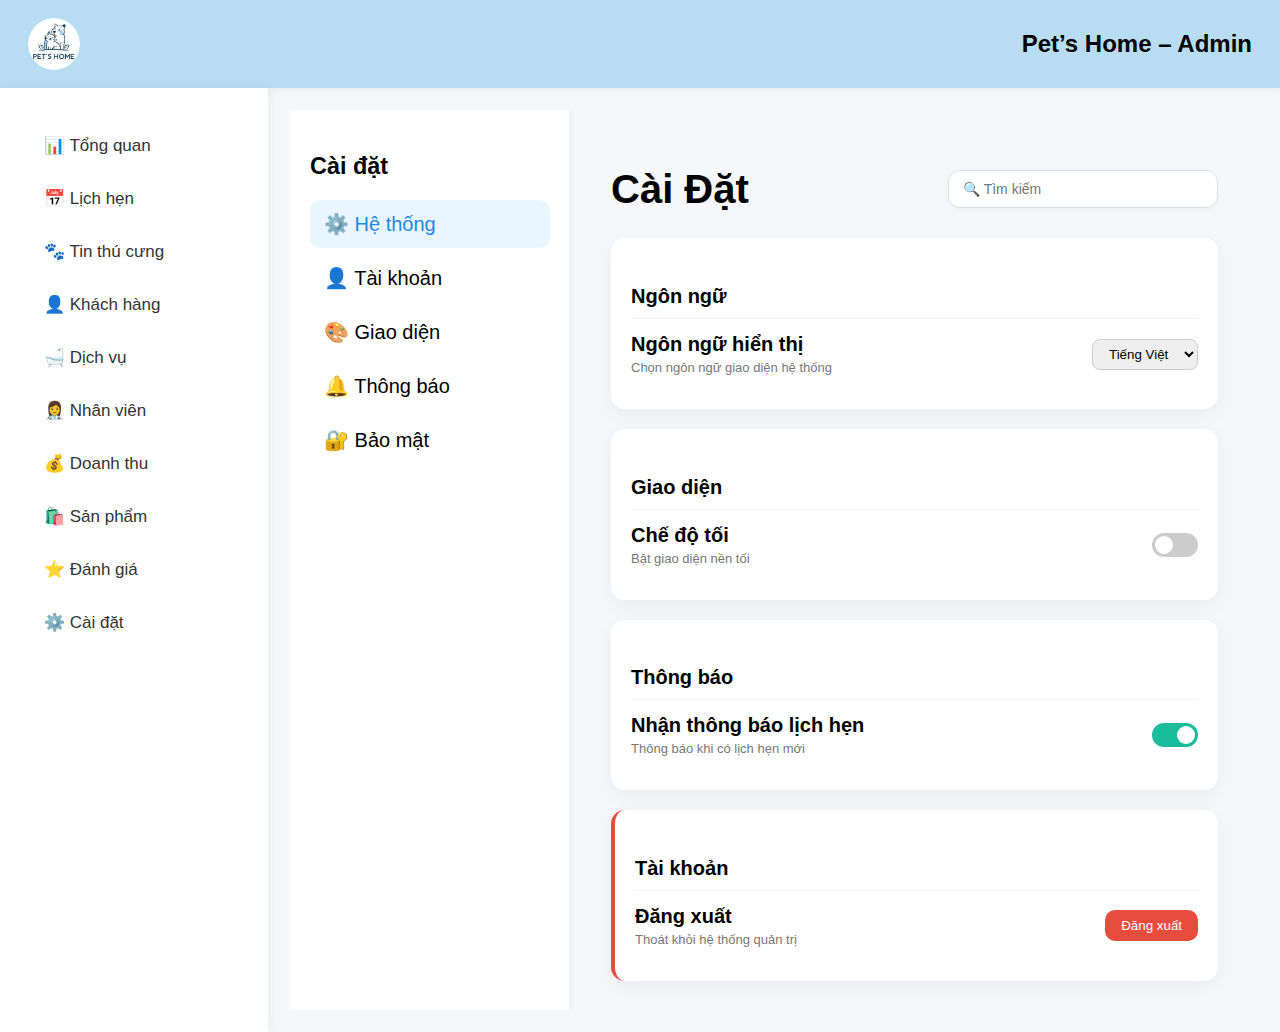
<file: b1/CaiDat.html>
<!DOCTYPE html>
<html lang="vi">
<head>
  <meta charset="UTF-8">
  <title>Pet Care Admin</title>
  <link rel="stylesheet" href="css/style.css">
  <link rel="stylesheet" href="css/CaiDat.css">
</head>
<body>

<header class="topbar">
    <img src="img/logo.png" width="300" alt="Pet">
  <h2>Pet’s Home – Admin</h2>
</header>

<div class="layout">
    <aside class="sidebar">
        <ul>
          <li><a href="TongQuan.html" class="menu-item active">📊 Tổng quan</a></li>
          <li><a href="LichHen.html" class="menu-item">📅 Lịch hẹn</a></li>
          <li><a href="ThuCung.html" class="menu-item">🐾  Tin thú cưng</a></li>
          <li><a href="KhachHang.html" class="menu-item">👤 Khách hàng</a></li>
          <li><a href="DichVu.html" class="menu-item">🛁 Dịch vụ</a></li>
          <li><a href="NhanVien.html" class="menu-item">👩‍⚕️ Nhân viên</a></li>
          <li><a href="DoanhThu.html" class="menu-item">💰 Doanh thu</a></li>
          <li><a href="SanPham.html" class="menu-item">🛍️ Sản phẩm</a></li>
          <li><a href="DanhGia.html" class="menu-item">⭐ Đánh giá</a></li>
          <li><a href="CaiDat.html" class="menu-item">⚙️ Cài đặt</a></li>
        </ul>
      </aside>
      

  <main class="content">



    <div class="settings-layout">

      <!-- SIDEBAR -->
      <aside class="settings-sidebar">
        <h3>Cài đặt</h3>
        <ul>
          <li class="active">⚙️ Hệ thống</li>
          <li>👤 Tài khoản</li>
          <li>🎨 Giao diện</li>
          <li>🔔 Thông báo</li>
          <li>🔐 Bảo mật</li>
        </ul>
      </aside>
    
      <!-- CONTENT -->
      <main class="settings-content">
    
        <div class="header">
          <h1>Cài Đặt </h1>
      
          <div class="header-actions">
            <input type="text" id="searchInput" placeholder="🔍 Tìm kiếm">
          </div>
        </div>
    
        <!-- NHÓM -->
        <div class="settings-section">
          <h4>Ngôn ngữ</h4>
    
          <div class="setting-row">
            <div>
              <b>Ngôn ngữ hiển thị</b>
              <p>Chọn ngôn ngữ giao diện hệ thống</p>
            </div>
            <select id="language">
              <option>Tiếng Việt</option>
              <option>English</option>
            </select>
          </div>
        </div>
    
        <div class="settings-section">
          <h4>Giao diện</h4>
    
          <div class="setting-row">
            <div>
              <b>Chế độ tối</b>
              <p>Bật giao diện nền tối</p>
            </div>
            <label class="switch">
              <input type="checkbox" id="darkMode">
              <span class="slider"></span>
            </label>
          </div>
        </div>
    
        <div class="settings-section">
          <h4>Thông báo</h4>
    
          <div class="setting-row">
            <div>
              <b>Nhận thông báo lịch hẹn</b>
              <p>Thông báo khi có lịch hẹn mới</p>
            </div>
            <label class="switch">
              <input type="checkbox" checked>
              <span class="slider"></span>
            </label>
          </div>
        </div>
    
        <div class="settings-section danger">
          <h4>Tài khoản</h4>
    
          <div class="setting-row">
            <div>
              <b>Đăng xuất</b>
              <p>Thoát khỏi hệ thống quản trị</p>
            </div>
            <button class="logout-btn" onclick="logout()">Đăng xuất</button>
          </div>
        </div>
    
      </main>
    </div>
</main>
</div>
<script src="js/CaiDat.js"></script>
</body>
</html>
</file>
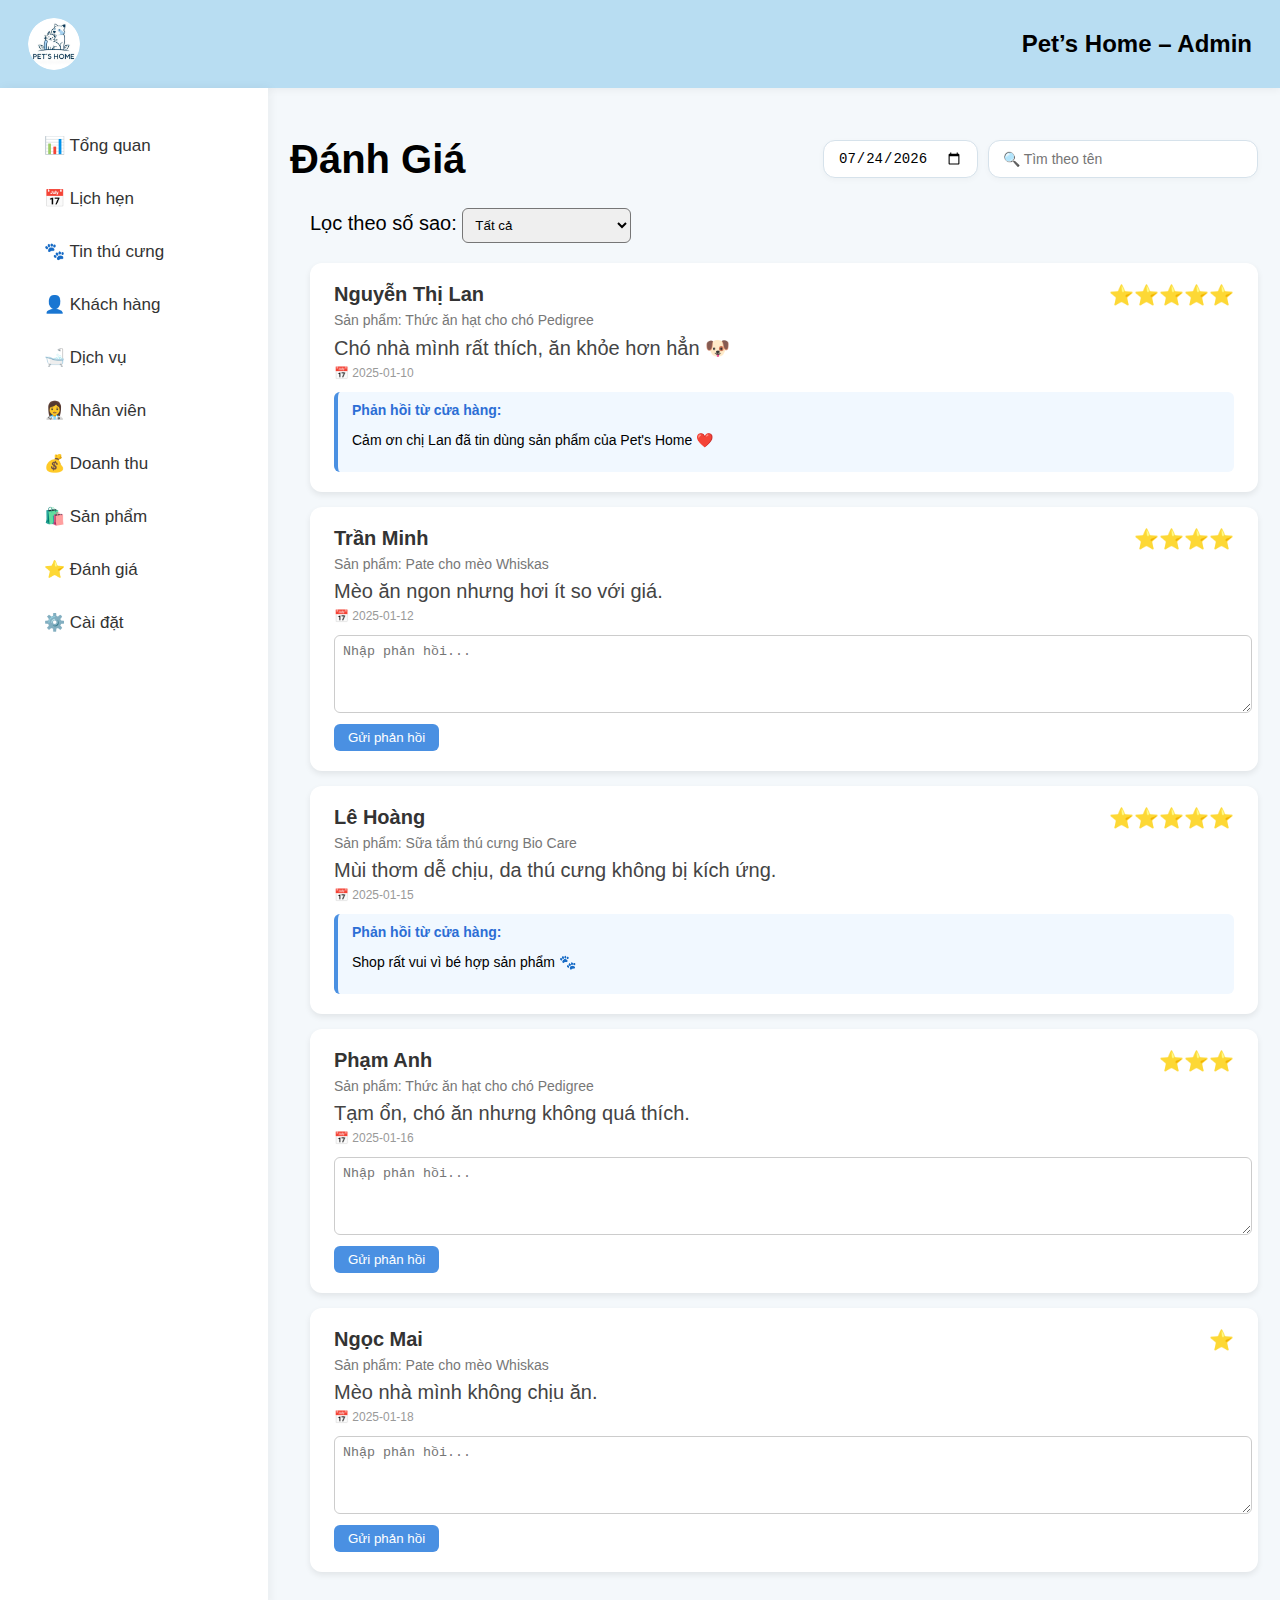
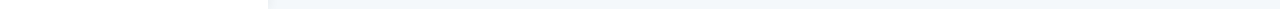
<file: b1/DanhGia.html>
<!DOCTYPE html>
<html lang="vi">
<head>
  <meta charset="UTF-8">
  <title>Quản Lý Đánh Giá</title>
  <link rel="stylesheet" href="css/style.css">
  <link rel="stylesheet" href="css/DanhGia.css">
</head>
<body>

<header class="topbar">
    <img src="img/logo.png" width="300" alt="Pet">
  <h2>Pet’s Home – Admin</h2>
</header>

<div class="layout">
    <aside class="sidebar">
        <ul>
          <li><a href="TongQuan.html" class="menu-item active">📊 Tổng quan</a></li>
          <li><a href="LichHen.html" class="menu-item">📅 Lịch hẹn</a></li>
          <li><a href="ThuCung.html" class="menu-item">🐾  Tin thú cưng</a></li>
          <li><a href="KhachHang.html" class="menu-item">👤 Khách hàng</a></li>
          <li><a href="DichVu.html" class="menu-item">🛁 Dịch vụ</a></li>
          <li><a href="NhanVien.html" class="menu-item">👩‍⚕️ Nhân viên</a></li>
          <li><a href="DoanhThu.html" class="menu-item">💰 Doanh thu</a></li>
          <li><a href="SanPham.html" class="menu-item">🛍️ Sản phẩm</a></li>
          <li><a href="DanhGia.html" class="menu-item">⭐ Đánh giá</a></li>
          <li><a href="CaiDat.html" class="menu-item">⚙️ Cài đặt</a></li>
        </ul>
      </aside>
      

  <main class="content">

    <div class="header">
      <h1>Đánh Giá </h1>
  
      <div class="header-actions">
        <input type="date" id="dashboardDate">
        <input type="text" id="searchInput" placeholder="🔍 Tìm theo tên">
      </div>
    </div>

    <!-- FILTER -->
    <div class="filter">
      <label>Lọc theo số sao:</label>
      <select id="starFilter" onchange="renderReviews()">
        <option value="">Tất cả</option>
        <option value="5">⭐⭐⭐⭐⭐ (5 sao)</option>
        <option value="4">⭐⭐⭐⭐ (4 sao)</option>
        <option value="3">⭐⭐⭐ (3 sao)</option>
        <option value="2">⭐⭐ (2 sao)</option>
        <option value="1">⭐ (1 sao)</option>
      </select>
    </div>

    <!-- LIST -->
    <div id="reviewList" class="review-list"></div>
</main>
</div>
<script src="js/DanhGia.js"></script>
</body>
</html>
</file>
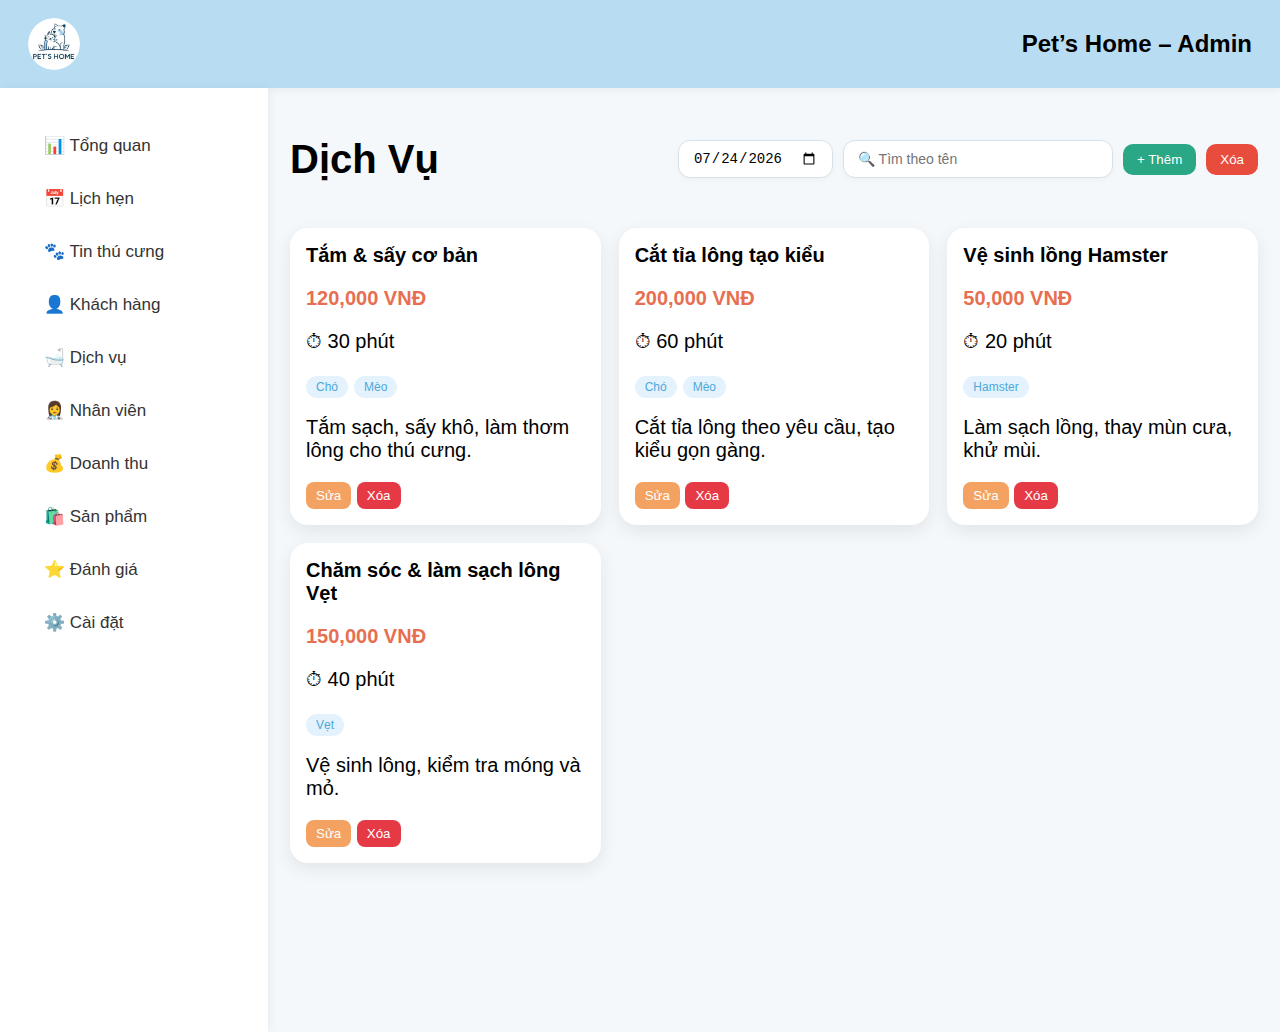
<file: b1/DichVu.html>
<!DOCTYPE html>
<html lang="vi">
<head>
  <meta charset="UTF-8">
  <title>Quản Lý Dịch Vụ</title>
  <link rel="stylesheet" href="css/style.css">
  <link rel="stylesheet" href="css/DichVu.css">
  
</head>
<body>

<header class="topbar">
    <img src="img/logo.png" width="300" alt="Pet">
  <h2>Pet’s Home – Admin</h2>
</header>

<div class="layout">
    <aside class="sidebar">
        <ul>
          <li><a href="TongQuan.html" class="menu-item active">📊 Tổng quan</a></li>
          <li><a href="LichHen.html" class="menu-item">📅 Lịch hẹn</a></li>
          <li><a href="ThuCung.html" class="menu-item">🐾  Tin thú cưng</a></li>
          <li><a href="KhachHang.html" class="menu-item">👤 Khách hàng</a></li>
          <li><a href="DichVu.html" class="menu-item">🛁 Dịch vụ</a></li>
          <li><a href="NhanVien.html" class="menu-item">👩‍⚕️ Nhân viên</a></li>
          <li><a href="DoanhThu.html" class="menu-item">💰 Doanh thu</a></li>
          <li><a href="SanPham.html" class="menu-item">🛍️ Sản phẩm</a></li>
          <li><a href="DanhGia.html" class="menu-item">⭐ Đánh giá</a></li>
          <li><a href="CaiDat.html" class="menu-item">⚙️ Cài đặt</a></li>
        </ul>
      </aside>
      

  <main class="content">

    <div class="header">
      <h1>Dịch Vụ </h1>
  
      <div class="header-actions">
        <input type="date" id="dashboardDate">
        <input type="text" id="searchInput" placeholder="🔍 Tìm theo tên ">
        <button class="add-btn" id="btnCreate">+ Thêm </button>
        <button class="delete-btn" id="btnDeleteMode">Xóa</button>
        <button class="delete-btn" id="btnConfirmDelete" style="display:none;">Xóa đã chọn</button>
        <button class="gray-btn" id="btnCancelDelete" style="display:none;">Hủy</button>
      </div>
    </div>
  
    <div class="service-list" id="serviceList"></div>

    <!-- POPUP -->
    <div class="popup" id="popup">
      <div class="popup-content">
        <h3 id="formTitle">Thêm dịch vụ</h3>

        <input id="name" placeholder="Tên dịch vụ">
        <input id="price" type="number" placeholder="Giá (VNĐ)">
        <input id="duration" placeholder="Thời gian (VD: 30 phút)">

        <label>Áp dụng cho thú cưng</label>
        <select id="pets" multiple>
          <option>Chó</option>
          <option>Mèo</option>
          <option>Hamster</option>
          <option>Vẹt</option>
        </select>

        <textarea id="desc" placeholder="Mô tả dịch vụ"></textarea>

        <div class="popup-actions">
          <button onclick="closePopup()">Hủy</button>
          <button class="save" onclick="saveService()">Lưu</button>
        </div>
      </div>
    </div>

</main>
</div>
<script src="js/DichVu.js"></script>
</body>
</html>
</file>
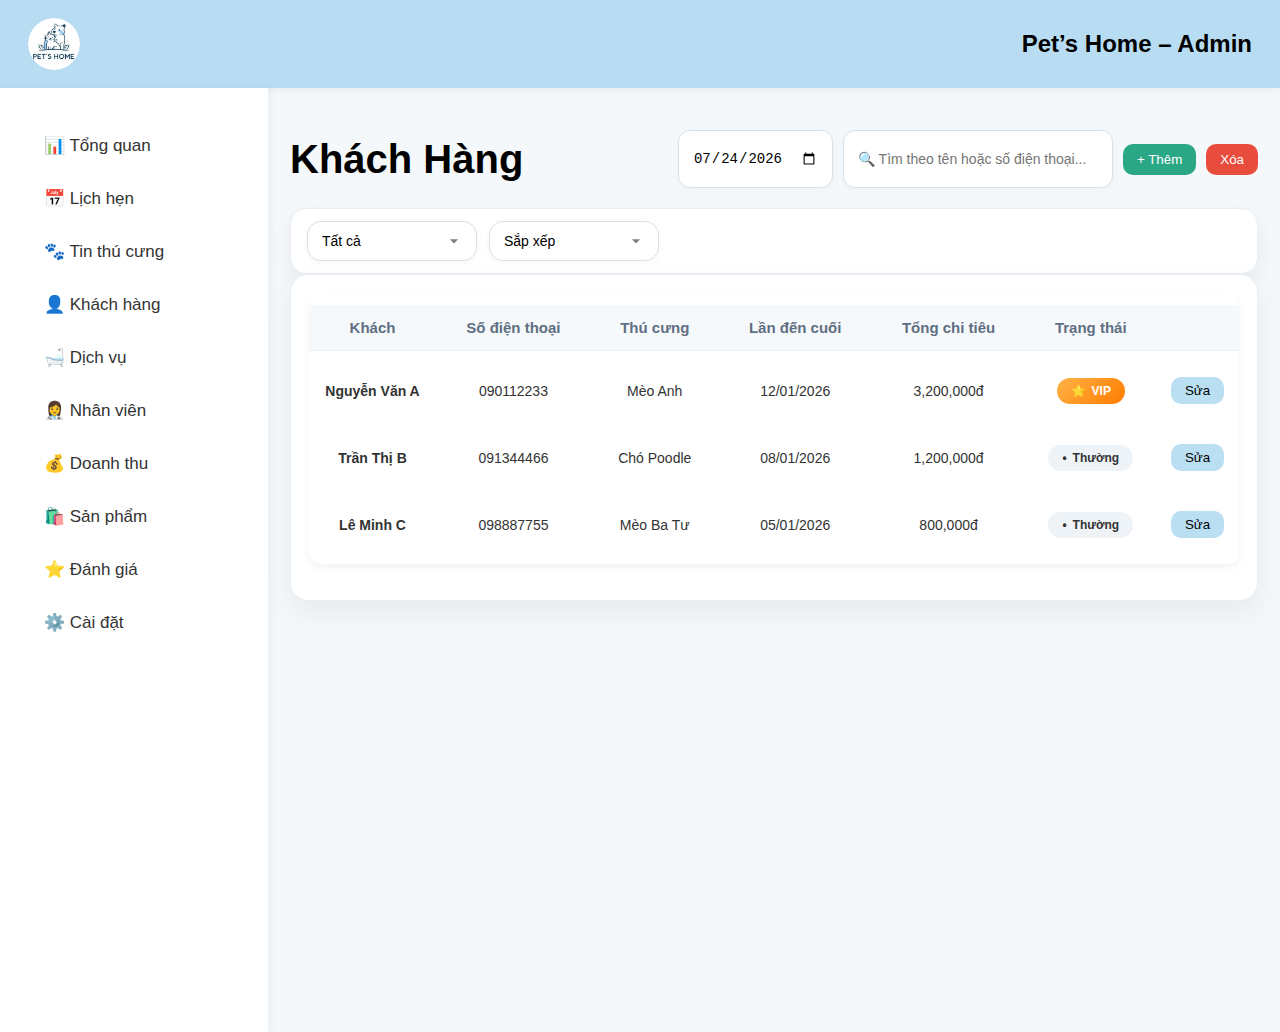
<file: b1/KhachHang.html>
<!DOCTYPE html>
<html lang="vi">
<head>
  <meta charset="UTF-8">
  <title>Quản Lý khách hàng</title>
  <link rel="stylesheet" href="css/style.css">
  <link rel="stylesheet" href="css/KhachHang.css">
</head>
<body>

<header class="topbar">
  <img src="img/logo.png" width="300" alt="Pet">
  <h2>Pet’s Home – Admin</h2>
</header>

<div class="layout">
    <aside class="sidebar">
        <ul>
          <li><a href="TongQuan.html" class="menu-item active">📊 Tổng quan</a></li>
          <li><a href="LichHen.html" class="menu-item">📅 Lịch hẹn</a></li>
          <li><a href="ThuCung.html" class="menu-item">🐾  Tin thú cưng</a></li>
          <li><a href="KhachHang.html" class="menu-item">👤 Khách hàng</a></li>
          <li><a href="DichVu.html" class="menu-item">🛁 Dịch vụ</a></li>
          <li><a href="NhanVien.html" class="menu-item">👩‍⚕️ Nhân viên</a></li>
          <li><a href="DoanhThu.html" class="menu-item">💰 Doanh thu</a></li>
          <li><a href="SanPham.html" class="menu-item">🛍️ Sản phẩm</a></li>
          <li><a href="DanhGia.html" class="menu-item">⭐ Đánh giá</a></li>
          <li><a href="CaiDat.html" class="menu-item">⚙️ Cài đặt</a></li>
        </ul>
      </aside>
      

  <main class="content">

    
    <div class="header">
      <h1>Khách Hàng</h1>
  
      <div class="header-actions">
        <input type="date" id="dashboardDate">
        <input type="text" id="searchInput" placeholder="🔍 Tìm theo tên hoặc số điện thoại...">
        <button class="add-btn" id="btnCreate">+ Thêm </button>
        <button class="delete-btn" id="btnDeleteMode">Xóa</button>
        <button class="delete-btn" id="btnConfirmDelete" style="display:none;">Xóa đã chọn</button>
        <button class="gray-btn" id="btnCancelDelete" style="display:none;">Hủy</button>
      </div>
    </div>
  
    <div class="toolbar card-toolbar">
      <select id="filterVip" class="select-ui">
        <option value="">Tất cả</option>
        <option value="vip">VIP</option>
        <option value="normal">Bình thường</option>
      </select>
    
      <select id="sortSelect" class="select-ui">
        <option value="">Sắp xếp</option>
        <option value="lastVisit">Lần đến gần nhất</option>
        <option value="spending">Tổng chi tiêu</option>
      </select>
    </div>
    

    <div class="table-card">
      <table class="customer-table">
        <thead>
            <tr>
                <th>Khách</th>
                <th>Số điện thoại</th>
                <th>Thú cưng</th>
                <th>Lần đến cuối</th>
                <th>Tổng chi tiêu</th>
                <th>Trạng thái</th>
                <th></th>
            </tr>
        </thead>
        <tbody id="customerList">
            <!-- JS render -->
        </tbody>
      </table>
      <div class="pagination" id="pagination"></div>
    </div>
    

    <!-- Popup Add/Edit -->
    <div class="modal" id="customerModal">
      <div class="modal-box">
        <h2 id="modalTitle">🧑‍💼 Thêm khách hàng</h2>
    
        <form id="customerForm">
          <input type="hidden" id="customerId">
    
          <div class="form-group">
            <label>Tên khách</label>
            <input type="text" id="name" placeholder="Nhập tên khách hàng" required>
          </div>
    
          <div class="form-group">
            <label>Số điện thoại</label>
            <input type="text" id="phone" placeholder="Nhập số điện thoại" required>
          </div>
    
          <div class="form-group">
            <label>Thú cưng</label>
            <input type="text" id="pet" placeholder="Ví dụ: Chó Poodle, Mèo Anh">
          </div>
    
          <div class="form-group">
            <label>Trạng thái</label>
            <select id="status">
              <option value="normal">Bình thường</option>
              <option value="vip">VIP</option>
            </select>
          </div>
    
          <div class="modal-actions">
            <button type="button" class="btn cancel" id="btnCancel">Hủy</button>
            <button type="submit" class="btn save">Lưu</button>
          </div>
        </form>
      </div>
    </div>
    

</main>
</div>
<script src="js/KhachHang.js"></script>
</body>
</html>
</file>
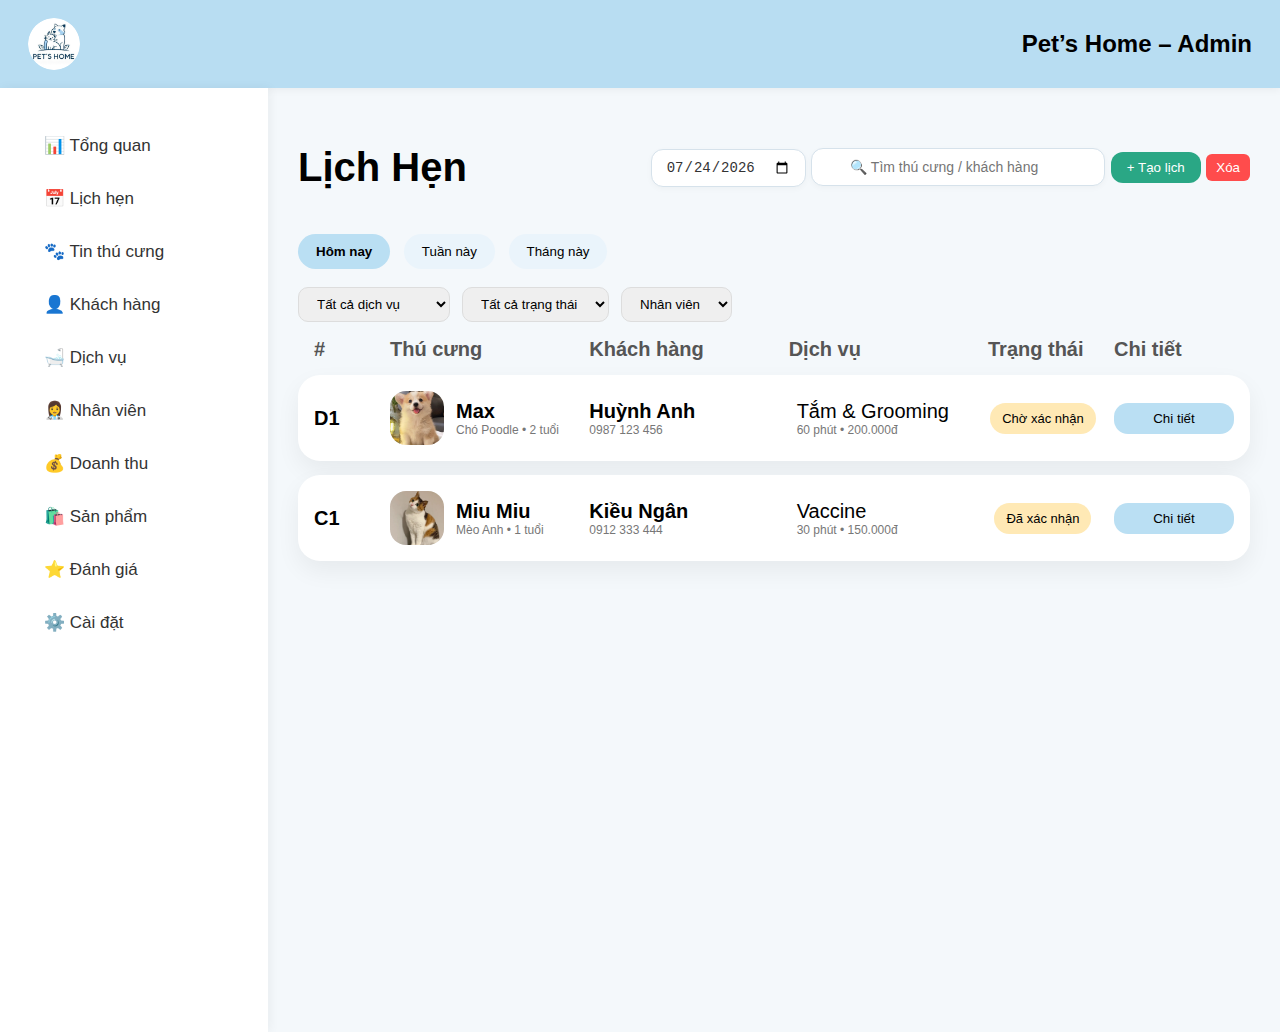
<file: b1/LichHen.html>
<!DOCTYPE html>
<html lang="vi">
<head>
  <meta charset="UTF-8">
  <title>Quản Lý Lịch Hẹn</title>
  <link rel="stylesheet" href="css/style.css">
  <link rel="stylesheet" href="css/LichHen.css" />
</head>
<body>

<header class="topbar">
    <img src="img/logo.png" width="300" alt="Pet">
  <h2>Pet’s Home – Admin</h2>
</header>

<div class="layout">
    <aside class="sidebar">
        <ul>
          <li><a href="TongQuan.html" class="menu-item active">📊 Tổng quan</a></li>
          <li><a href="LichHen.html" class="menu-item">📅 Lịch hẹn</a></li>
          <li><a href="ThuCung.html" class="menu-item">🐾  Tin thú cưng</a></li>
          <li><a href="KhachHang.html" class="menu-item">👤 Khách hàng</a></li>
          <li><a href="DichVu.html" class="menu-item">🛁 Dịch vụ</a></li>
          <li><a href="NhanVien.html" class="menu-item">👩‍⚕️ Nhân viên</a></li>
          <li><a href="DoanhThu.html" class="menu-item">💰 Doanh thu</a></li>
          <li><a href="SanPham.html" class="menu-item">🛍️ Sản phẩm</a></li>
          <li><a href="DanhGia.html" class="menu-item">⭐ Đánh giá</a></li>
          <li><a href="CaiDat.html" class="menu-item">⚙️ Cài đặt</a></li>
        </ul>
      </aside>
      

  <main class="content">

    <div class="header">
      <h1>Lịch Hẹn</h1>
  
      <div class="header-actions">
        <input type="date" id="dashboardDate">
        <input type="text" id="searchInput" placeholder="🔍 Tìm thú cưng / khách hàng">
        <button class="add-btn" id="btnCreate">+ Tạo lịch</button>
        <button class="delete-btn" id="btnDeleteMode">Xóa</button>
        <button class="delete-btn" id="btnConfirmDelete" style="display:none;">Xóa đã chọn</button>
        <button class="gray-btn" id="btnCancelDelete" style="display:none;">Hủy</button>
      </div>
    </div>
  
    <!-- TABS -->
    <div class="tabs">
      <button class="tab active" data-range="day">Hôm nay</button>
      <button class="tab" data-range="week">Tuần này</button>
      <button class="tab" data-range="month">Tháng này</button>
    </div>    
  
    <!-- FILTER -->
    <div class="filters">
      <select>
        <option>Tất cả dịch vụ</option>
        <option>Tắm & Grooming</option>
        <option>Spa thư giãn</option>
        <option>Trông giữ</option>
        <option>Vaccine</option>
      </select>
  
      <select>
        <option>Tất cả trạng thái</option>
        <option>Chờ xác nhận</option>
        <option>Đã xác nhận</option>
        <option>Đang chăm sóc</option>
        <option>Hủy</option>
      </select>

      <select>
        <option>Nhân viên</option>
        <option>Tuyết Anh</option>
        <option>Ngọc Ánh</option>
        <option>Thảo Vi</option>
      </select>
    </div>
  
    <div class="appointment-list">

      <!-- HEADER -->
      <div class="appointment-header">
        <span>#</span>
        <span>Thú cưng</span>
        <span>Khách hàng</span>
        <span>Dịch vụ</span>
        <span>Trạng thái</span>
        <span>Chi tiết</span>
      </div>
    
      <!-- ROW 1-->
        <div class="appointment-card waiting" id="card-1">
          <div class="index">D1</div>
          
          <div class="pet">
            <img src="img/dog1.jpg">
            <div>
              <strong id="card-pet-name">Max</strong>
              <small>Chó Poodle • 2 tuổi</small>
            </div>
          </div>
          
          <div class="owner">
            <strong>Huỳnh Anh</strong>
            <small>0987 123 456</small>
          </div>
          
          <div class="service grooming" id="card-service">
            Tắm & Grooming
            <small id="card-service-info">60 phút • 200.000đ</small>
          </div>
          
          <span class="status" id="card-status">Chờ xác nhận</span>
          
          <button class="detail-btn" onclick="openPopup(this)" data-id="card-1">Chi tiết</button>
          <input type="checkbox" class="delete-check" style="display:none;">

        </div>

      <!-- ROW 2-->
        <div class="appointment-card waiting" id="card-2">
          <div class="index">C1</div>
          
          <div class="pet">
            <img src="img/cat1.jpg">
            <div>
              <strong id="card-pet-name">Miu Miu</strong>
              <small>Mèo Anh • 1 tuổi</small>
            </div>
          </div>
          
          <div class="owner">
            <strong>Kiều Ngân</strong>
            <small>0912 333 444</small>
          </div>
          
          <div class="service grooming" id="card-service">
            Vaccine
            <small id="card-service-info">30 phút • 150.000đ</small>
          </div>
          
          <span class="status" id="card-status">Đã xác nhận</span>
          
          <button class="detail-btn" onclick="openPopup(this)" data-id="card-2">Chi tiết</button>
          <input type="checkbox" class="delete-check" style="display:none;">

        </div>
       

  </main>
</div>
<!-- POPUP -->
<div class="popup" id="popup">
  <div class="popup-content">

    <div class="popup-header">
      <h3>📋 Chi tiết lịch hẹn</h3>
      <button class="close-x" onclick="closePopup()">✕</button>
    </div>

    <div class="popup-pet">
      <img id="popup-pet-img">
      <div>
        <strong id="popup-pet-name"></strong>
        <small id="popup-pet-info"></small>
      </div>
    </div>

    <div class="popup-grid">

      <div>
        <label>Mã số</label>
        <input type="text" id="popup-code" disabled>
      </div>

      <div>
        <label>Thời gian hẹn</label>
        <input type="datetime-local" id="popup-time">
      </div>

      <div>
        <label>Khách hàng</label>
        <input type="text" id="popup-owner" disabled>
      </div>

      <div>
        <label>Số điện thoại</label>
        <input type="text" id="popup-phone" disabled>
      </div>

      <div>
        <label>Dịch vụ</label>
        <select id="popup-service">
          <option>Tắm & Grooming</option>
          <option>Spa thư giãn</option>
          <option>Trông giữ</option>
          <option>Vaccine</option>
        </select>
      </div>

      <div class="service-extra">
        <input type="number" id="popup-minute" placeholder="Phút">
        <input type="number" id="popup-price" placeholder="Giá (đ)">
      </div>

      <div>
        <label>Nhân viên</label>
        <select id="popup-staff">
          <option>Tuyết Anh</option>
          <option>Ngọc Ánh</option>
          <option>Thảo Vi</option>
        </select>
      </div>

      <div>
        <label>Trạng thái</label>
        <select id="popup-status">
          <option>Chờ xác nhận</option>
          <option>Đã xác nhận</option>
          <option>Đang chăm sóc</option>
          <option>Hoàn thành</option>
          <option>Hủy</option>
        </select>
      </div>

    </div>

    <div class="popup-note">
      <label>Lưu ý</label>
      <textarea id="popup-note"></textarea>
    </div>

    <div class="popup-actions">
      <button class="cancel" onclick="closePopup()">Đóng</button>
      <button class="save" onclick="savePopup()">Lưu</button>
    </div>

  </div>
</div>

<!-- CREATE POPUP -->
<div class="popup" id="createPopup">
  <div class="popup-content">

    <div class="popup-header">
      <h3>➕ Tạo lịch hẹn mới</h3>
      <button class="close-x" onclick="closeCreatePopup()">✕</button>
    </div>

    <div class="popup-grid">
      <div>
        <label>Ảnh thú cưng</label>
        <input type="file" id="create-img" accept="image/*" onchange="previewCreateImg(event)">
        <img id="create-img-preview" style="width:70px;height:70px;border-radius:8px;margin-top:6px;object-fit:cover;display:none;">
      </div>      

      <div>
        <label>Mã lịch</label>
        <input type="text" id="create-code" placeholder="Ví dụ: D2">
      </div>

      <div>
        <label>Thời gian hẹn</label>
        <input type="datetime-local" id="create-time">
      </div>

      <div>
        <label>Tên thú cưng</label>
        <input type="text" id="create-pet-name" placeholder="Ví dụ: Max">
      </div>

      <div>
        <label>Loài + Tuổi</label>
        <input type="text" id="create-pet-info" placeholder="Chó Poodle • 2 tuổi">
      </div>

      <div>
        <label>Khách hàng</label>
        <input type="text" id="create-owner" placeholder="Tên khách">
      </div>

      <div>
        <label>Số điện thoại</label>
        <input type="text" id="create-phone" placeholder="SĐT">
      </div>

      <div>
        <label>Dịch vụ</label>
        <select id="create-service">
          <option>Tắm & Grooming</option>
          <option>Spa thư giãn</option>
          <option>Trông giữ</option>
          <option>Vaccine</option>
        </select>
      </div>

      <div class="service-extra">
        <input type="number" id="create-minute" placeholder="Phút">
        <input type="number" id="create-price" placeholder="Giá (đ)">
      </div>

      <div>
        <label>Nhân viên</label>
        <select id="create-staff">
          <option>Tuyết Anh</option>
          <option>Ngọc Ánh</option>
          <option>Thảo Vi</option>
        </select>
      </div>

    </div>

    <div>
      <label>Lưu ý</label>
      <textarea id="create-note" placeholder="Tình trạng thú cưng"></textarea>
    </div>

    <div class="popup-actions">
      <button class="cancel" onclick="closeCreatePopup()">Hủy</button>
      <button class="save" onclick="saveCreatePopup()">Tạo lịch</button>
    </div>

  </div>
</div>


<script src="js/LichHen.js"></script>

</body>
</html>
</file>
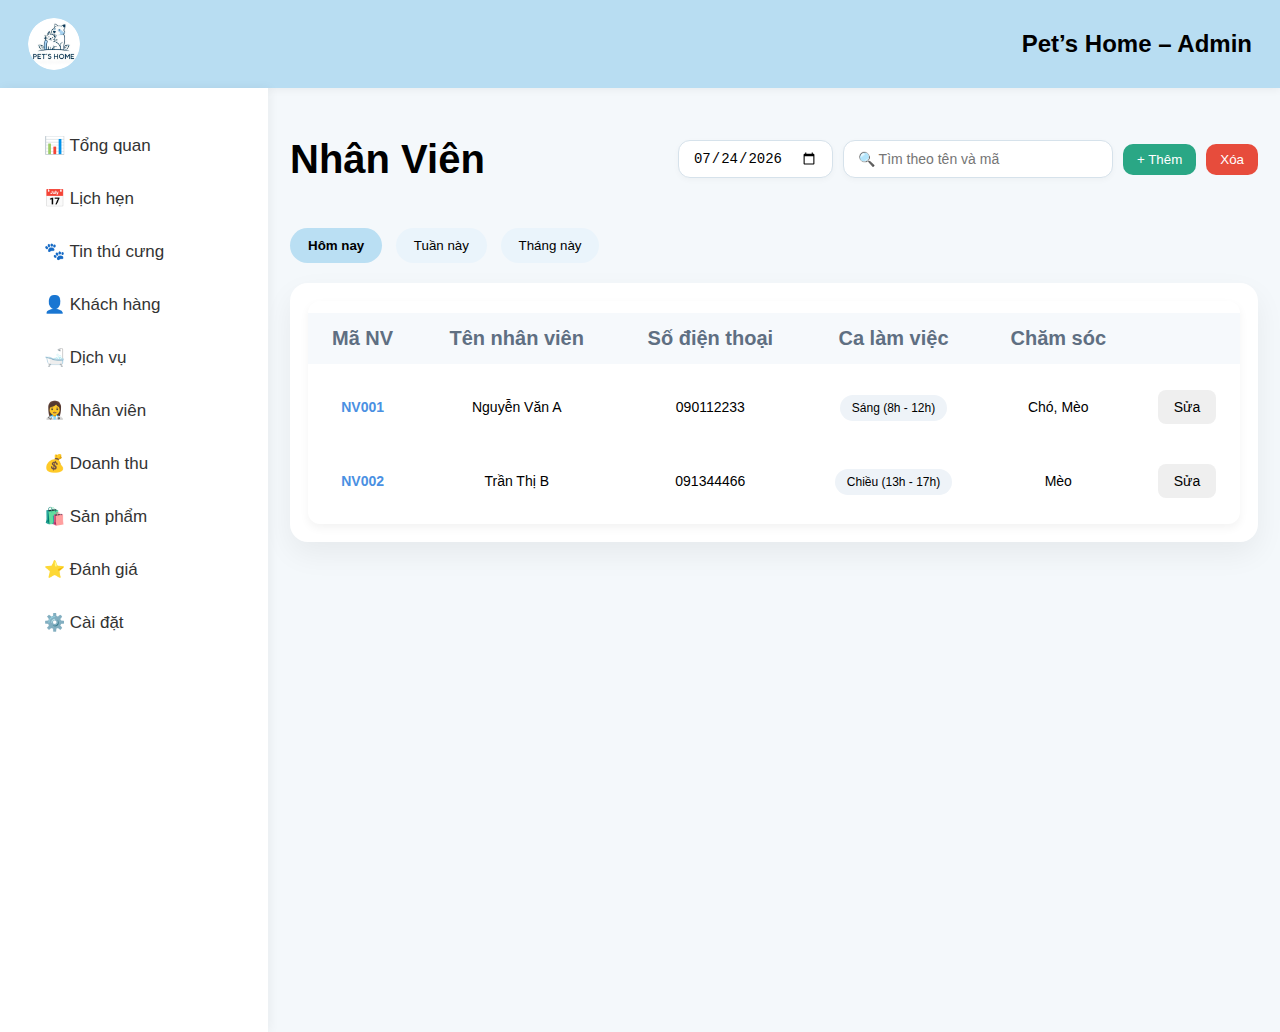
<file: b1/NhanVien.html>
<!DOCTYPE html>
<html lang="vi">
<head>
  <meta charset="UTF-8">
  <title>Quản Lý nhân viên</title>
  <link rel="stylesheet" href="css/style.css">
  <link rel="stylesheet" href="css/NhanVien.css">

</head>
<body>

<header class="topbar">
    <img src="img/logo.png" width="300" alt="Pet">
  <h2>Pet’s Home – Admin</h2>
</header>

<div class="layout">
    <aside class="sidebar">
        <ul>
          <li><a href="TongQuan.html" class="menu-item active">📊 Tổng quan</a></li>
          <li><a href="LichHen.html" class="menu-item">📅 Lịch hẹn</a></li>
          <li><a href="ThuCung.html" class="menu-item">🐾  Tin thú cưng</a></li>
          <li><a href="KhachHang.html" class="menu-item">👤 Khách hàng</a></li>
          <li><a href="DichVu.html" class="menu-item">🛁 Dịch vụ</a></li>
          <li><a href="NhanVien.html" class="menu-item">👩‍⚕️ Nhân viên</a></li>
          <li><a href="DoanhThu.html" class="menu-item">💰 Doanh thu</a></li>
          <li><a href="SanPham.html" class="menu-item">🛍️ Sản phẩm</a></li>
          <li><a href="DanhGia.html" class="menu-item">⭐ Đánh giá</a></li>
          <li><a href="CaiDat.html" class="menu-item">⚙️ Cài đặt</a></li>
        </ul>
      </aside>
      

  <main class="content">
    <div class="header">
      <h1>Nhân Viên</h1>
  
      <div class="header-actions">
        <input type="date" id="dashboardDate">
        <input type="text" id="searchInput" placeholder="🔍 Tìm theo tên và mã">
        <button class="add-btn" id="btnCreate">+ Thêm </button>
        <button class="delete-btn" id="btnDeleteMode">Xóa</button>
        <button class="delete-btn" id="btnConfirmDelete" style="display:none;">Xóa đã chọn</button>
        <button class="gray-btn" id="btnCancelDelete" style="display:none;">Hủy</button>
      </div>
    </div>
  
    <!-- TABS -->
    <div class="tabs">
      <button class="tab active" data-range="day">Hôm nay</button>
      <button class="tab" data-range="week">Tuần này</button>
      <button class="tab" data-range="month">Tháng này</button>
    </div>

    <!-- TABLE -->
    <div class="table-card">
      <table class="employee-table">
          <thead>
            <tr>
              <th>Mã NV</th>
              <th>Tên nhân viên</th>
              <th>Số điện thoại</th>
              <th>Ca làm việc</th>
              <th>Chăm sóc</th>
              <th></th>
            </tr>
          </thead>        
        <tbody id="employeeList"></tbody>
      </table>
    </div>
  </div>

  <!-- MODAL -->
  <div class="modal" id="employeeModal">
    <div class="modal-box">
      <h2 id="modalTitle">Thêm nhân viên</h2>

      <form id="employeeForm">
        <input type="hidden" id="empId">

        <div class="form-group">
          <label>Tên nhân viên</label>
          <input type="text" id="name" required>
        </div>

        <div class="form-group">
          <label>Số điện thoại</label>
          <input type="text" id="phone" required>
        </div>

        <div class="form-group">
          <label>Khung giờ làm việc</label>
          <select id="shift">
            <option value="Sáng (8h - 12h)">Sáng (8h - 12h)</option>
            <option value="Chiều (13h - 17h)">Chiều (13h - 17h)</option>
            <option value="Cả ngày (8h - 17h)">Cả ngày (8h - 17h)</option>
          </select>
        </div>

        <div class="form-group">
          <label>Chăm sóc động vật</label>
          <select id="animals" multiple>
            <option value="Chó">Chó</option>
            <option value="Mèo">Mèo</option>
            <option value="Thỏ">Thỏ</option>
            <option value="Chim">Chim</option>
          </select>
        </div>

        <div class="modal-actions">
          <button type="button" class="btn cancel" id="btnCancel">Hủy</button>
          <button type="submit" class="btn save">Lưu</button>
        </div>
      </form>
    </div>
  </div>
</main>
</div>
<script src="js/NhanVien.js"></script>
</body>
</html>
</file>
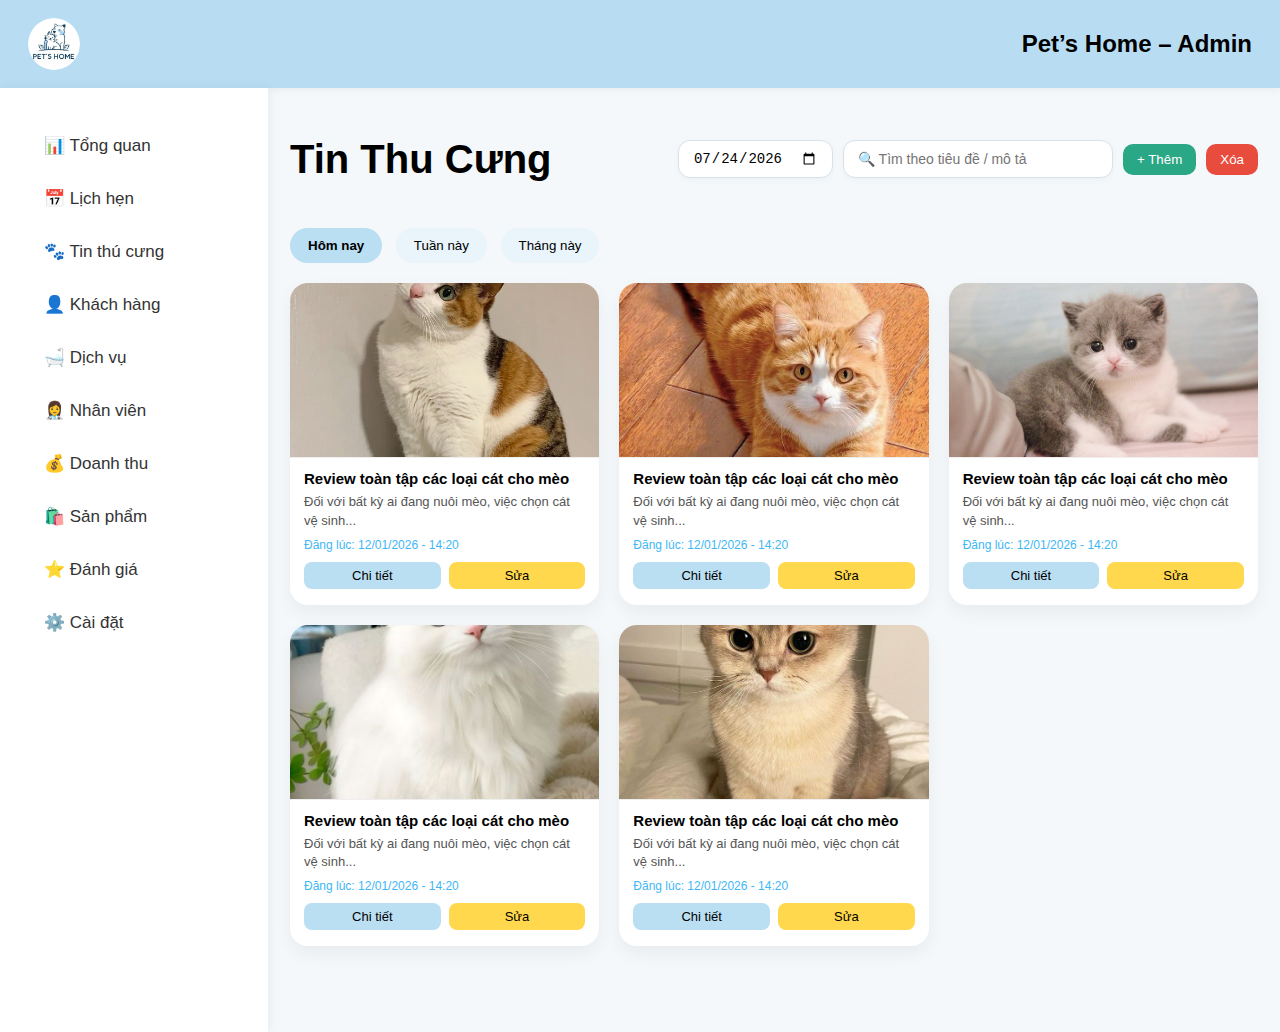
<file: b1/ThuCung.html>
<!DOCTYPE html>
<html lang="vi">
<head>
  <meta charset="UTF-8">
  <title>Quản Lý Tin Thú Cưng</title>
  <link rel="stylesheet" href="css/style.css">
  <link rel="stylesheet" href="css/ThuCung.css">
</head>
<body>

<header class="topbar">
    <img src="img/logo.png" width="300" alt="Pet">
  <h2>Pet’s Home – Admin</h2>
</header>

<div class="layout">
    <aside class="sidebar">
        <ul>
          <li><a href="TongQuan.html" class="menu-item active">📊 Tổng quan</a></li>
          <li><a href="LichHen.html" class="menu-item">📅 Lịch hẹn</a></li>
          <li><a href="ThuCung.html" class="menu-item">🐾 Tin thú cưng</a></li>
          <li><a href="KhachHang.html" class="menu-item">👤 Khách hàng</a></li>
          <li><a href="DichVu.html" class="menu-item">🛁 Dịch vụ</a></li>
          <li><a href="NhanVien.html" class="menu-item">👩‍⚕️ Nhân viên</a></li>
          <li><a href="DoanhThu.html" class="menu-item">💰 Doanh thu</a></li>
          <li><a href="SanPham.html" class="menu-item">🛍️ Sản phẩm</a></li>
          <li><a href="DanhGia.html" class="menu-item">⭐ Đánh giá</a></li>
          <li><a href="CaiDat.html" class="menu-item">⚙️ Cài đặt</a></li>
        </ul>
      </aside>
      

  <main class="content">
    
    <div class="header">
      <h1>Tin Thu Cưng</h1>
  
      <div class="header-actions">
        <input type="date" id="dashboardDate">
        <input type="text" id="searchInput" placeholder="🔍 Tìm theo tiêu đề / mô tả">
        <button class="add-btn" id="btnCreate">+ Thêm </button>
        <button class="delete-btn" id="btnDeleteMode">Xóa</button>
        <button class="delete-btn" id="btnConfirmDelete" style="display:none;">Xóa đã chọn</button>
        <button class="gray-btn" id="btnCancelDelete" style="display:none;">Hủy</button>
      </div>
    </div>
  
    <!-- TABS -->
    <div class="tabs">
      <button class="tab active" data-range="day">Hôm nay</button>
      <button class="tab" data-range="week">Tuần này</button>
      <button class="tab" data-range="month">Tháng này</button>
    </div>
    
    <main class="container"></main>
    
      <div class="news-grid" id="newsList">
        <!-- Card tin -->
        <div class="news-card">
          <div class="thumb">
            <img src="img/cat1.jpg">
          </div>          
          <div class="news-content">
            <h3>Review toàn tập các loại cát cho mèo</h3>
            <p>Đối với bất kỳ ai đang nuôi mèo, việc chọn cát vệ sinh...</p>
            <span class="time">Đăng lúc: 12/01/2026 - 14:20</span>
            <div class="actions">
              <button onclick="viewNews(this)">Chi tiết</button>
              <button onclick="editNews(this)">Sửa</button>
            </div>
          </div>
        </div>   

        <div class="news-card">
          <div class="thumb">
            <img src="img/cat2.jpg">
          </div>          
          <div class="news-content">
            <h3>Review toàn tập các loại cát cho mèo</h3>
            <p>Đối với bất kỳ ai đang nuôi mèo, việc chọn cát vệ sinh...</p>
            <span class="time">Đăng lúc: 12/01/2026 - 14:20</span>
            <div class="actions">
              <button onclick="viewNews(this)">Chi tiết</button>
              <button onclick="editNews(this)">Sửa</button>
            </div>
          </div>
        </div>  

        <div class="news-card">
          <div class="thumb">
            <img src="img/cat3.jpg">
          </div>          
          <div class="news-content">
            <h3>Review toàn tập các loại cát cho mèo</h3>
            <p>Đối với bất kỳ ai đang nuôi mèo, việc chọn cát vệ sinh...</p>
            <span class="time">Đăng lúc: 12/01/2026 - 14:20</span>
            <div class="actions">
              <button onclick="viewNews(this)">Chi tiết</button>
              <button onclick="editNews(this)">Sửa</button>
            </div>
          </div>
        </div>    
        
        <div class="news-card">
          <div class="thumb">
            <img src="img/cat4.jpg">
          </div>          
          <div class="news-content">
            <h3>Review toàn tập các loại cát cho mèo</h3>
            <p>Đối với bất kỳ ai đang nuôi mèo, việc chọn cát vệ sinh...</p>
            <span class="time">Đăng lúc: 12/01/2026 - 14:20</span>
            <div class="actions">
              <button onclick="viewNews(this)">Chi tiết</button>
              <button onclick="editNews(this)">Sửa</button>
            </div>
          </div>
        </div>   

        <div class="news-card">
          <div class="thumb">
            <img src="img/cat5.jpg">
          </div>          
          <div class="news-content">
            <h3>Review toàn tập các loại cát cho mèo</h3>
            <p>Đối với bất kỳ ai đang nuôi mèo, việc chọn cát vệ sinh...</p>
            <span class="time">Đăng lúc: 12/01/2026 - 14:20</span>
            <div class="actions">
              <button onclick="viewNews(this)">Chi tiết</button>
              <button onclick="editNews(this)">Sửa</button>
            </div>
          </div>
        </div>   
      </div>
    
    </main>
    
    <!-- POPUP FORM -->
    <div class="popup" id="popup">
      <div class="popup-content">
        <h3 id="formTitle">📝 Thêm tin thú cưng</h3>
    
        <label>Tiêu đề</label>
        <input type="text" id="newsTitle">
    
        <label>Hình ảnh</label>
        <input type="file" id="newsImage">
    
        <label>Mô tả ngắn</label>
        <textarea id="newsDesc"></textarea>
    
        <label>Nội dung chi tiết</label>
        <textarea id="newsContent" rows="4"></textarea>

        <label>Thời gian đăng</label>
        <input type="text" id="newsTime" disabled style="background:#f1f5f9;color:#444;">
    
        <div class="popup-actions">
          <button onclick="closeForm()">Hủy</button>
          <button class="save" onclick="saveNews()">Lưu</button>
        </div>
      </div>
    </div>
    
    <!-- POPUP VIEW -->
    <div class="popup" id="viewPopup">
      <div class="popup-content">
        <h3 id="viewTitle"></h3>
        <img id="viewImage">
        <p id="viewContent"></p>
        <button onclick="closeView()">Đóng</button>
      </div>
    </div>
</main>
</div>
<script src="js/ThuCung.js"></script>
</body>
</html>
</file>
<file: b1/css/style.css>
body {
  margin: 0;
  font-family: "Segoe UI", sans-serif;
  background: #F5F9FC;
  font-size: 20px;
}

/* TOP BAR */
.topbar {
  background: #B8DDF2;
  padding: 10px 28px;
  display: flex;
  justify-content: space-between;
  align-items: center;
  font-size: 16px;
  font-weight: 400;
  box-shadow: 0 2px 8px rgba(0,0,0,0.05);
}

.topbar .brand {
  display: flex;
  align-items: center;
  gap: 14px;
}

.topbar img {
  width: 52px;
  height: 52px;
  object-fit: cover;
  border-radius: 50%;
}

.topbar .title {
  font-size: 20px;
  font-weight: 700;
  color: #0F1F2E;
}

/* LAYOUT */
.layout {
  display: flex;
}
/* SIDEBAR */
.sidebar {
  width: 240px;
  background: #FFFFFF;
  min-height: 100vh;
  box-shadow: 2px 0 10px rgba(0,0,0,0.05);
  display: flex;
  flex-direction: column;
  padding: 22px 14px; /* thêm khoảng cách đẹp */
}

/* MENU LIST */
.sidebar ul {
  list-style: none;
  padding: 0;
  margin: 0;
  display: flex;
  flex-direction: column;
  gap: 6px; /* tạo khoảng cách giữa item */
}

/* MENU ITEM */
.menu-item {
  display: flex;
  align-items: center;
  gap: 10px;
  padding: 12px 16px;
  border-radius: 10px;
  font-size: 16px;
  font-weight: 500;
  color: #2B3B4E;
  text-decoration: none;
  transition: all .2s ease;
}

/* HOVER */
.menu-item:hover {
  background: #E7F5FF;
  transform: translateX(4px);
}

/* SIDEBAR */
.sidebar {
  width: 240px;
  background: white;
  min-height: 100vh;
  box-shadow: 2px 0 10px rgba(0,0,0,0.05);
  display: flex;
  flex-direction: column;
}

.sidebar .logo {
  background: #B8DDF2;
  padding: 20px;
  font-size: 21px;
  font-weight: 700;
  text-align: center;
}

/* MENU */
.sidebar ul {
  list-style: none;
  padding: 12px;
  margin: 0;
}

.menu-item {
  display: block;
  padding: 13px 18px;
  color: #333;
  text-decoration: none;
  border-radius: 10px;
  font-size: 17px;
  font-weight: 500;
  transition: all .25s ease;
}

.menu-item:hover {
  background: #E8F5FC;
  color: #111;
  transform: translateX(3px);
}

/* CONTENT */
.content {
  flex: 1;
  padding: 30px;
}

/* GRID & CARDS */
.stats {
  display: grid;
  grid-template-columns: repeat(4, 1fr);
  gap: 18px;
}

.stat-card {
  background: white;
  padding: 22px;
  border-radius: 18px;
  box-shadow: 0 5px 12px rgba(0,0,0,0.06);
  text-align: center;
}

/* TABLE */
table {
  width: 100%;
  background: white;
  border-radius: 12px;
  overflow: hidden;
  box-shadow: 0 4px 10px rgba(0,0,0,0.05);
}

th, td {
  padding: 14px;
  text-align: center;
}

th {
  background: #B8DDF2;
  font-weight: 600;
}

/* PET CARD */
.pet-grid {
  display: grid;
  grid-template-columns: repeat(3,1fr);
  gap: 18px;
}

.pet-card {
  background: white;
  padding: 22px;
  border-radius: 16px;
  box-shadow: 0 5px 14px rgba(0,0,0,0.07);
  text-align: center;
}

.service-list li {
  background: white;
  padding: 16px;
  margin-bottom: 10px;
  border-radius: 14px;
  box-shadow: 0 3px 8px rgba(0,0,0,0.04);
}
</file>
<file: b1/css/CaiDat.css>
body {
    margin: 0;
    font-family: "Segoe UI", sans-serif;
    background: #F4F8FB;
  }
  
  .layout {
    display: flex;
  }
  
  .content {
    flex: 1;
    padding: 22px;
  }
  
  /* HEADER */
  .header {
    display: flex;
    justify-content: space-between;
    align-items: center;
  }
  
  .header-actions {
    display: flex;
    align-items: center;
    gap: 10px;
  }
  
  /* đẹp hơn */
  .header-actions input {
    height: 20px;
    padding: 8px 14px;
    border-radius: 12px;
    border: 1px solid #d6e2eb;
    background: white;
    font-size: 14px;
    outline: none;
    transition: 0.22s;
    box-shadow: 0 2px 6px rgba(0,0,0,0.03);
  }
  
  .header-actions input:hover {
    border-color: #b6d2e8;
  }
  
  .header-actions input:focus {
    border-color: #7db6e8;
    box-shadow: 0 0 0 3px rgba(65,140,215,0.18);
  }
  
  #searchInput {
    min-width: 240px;
  }
  body {
    margin: 0;
    font-family: "Segoe UI", sans-serif;
    background: #f5f7fb;
  }
  
  .settings-layout {
    display: flex;
    height: 100vh;
  }
  
  /* SIDEBAR */
  .settings-sidebar {
    width: 240px;
    background: white;
    border-right: 1px solid #e5e9f2;
    padding: 20px;
  }
  
  .settings-sidebar h3 {
    margin-bottom: 20px;
  }
  
  .settings-sidebar ul {
    list-style: none;
    padding: 0;
  }
  
  .settings-sidebar li {
    padding: 12px 14px;
    border-radius: 10px;
    cursor: pointer;
    margin-bottom: 6px;
  }
  
  .settings-sidebar li.active,
  .settings-sidebar li:hover {
    background: #eaf6ff;
    color: #1e88e5;
  }
  
  /* CONTENT */
  .settings-content {
    flex: 1;
    padding: 30px 40px;
  }
  
  .settings-content h2 {
    margin-bottom: 20px;
  }
  
  /* SECTION */
  .settings-section {
    background: white;
    border-radius: 14px;
    padding: 20px;
    margin-bottom: 20px;
    box-shadow: 0 6px 20px rgba(0,0,0,0.05);
  }
  
  .settings-section h4 {
    margin-bottom: 10px;
  }
  
  /* ROW */
  .setting-row {
    display: flex;
    justify-content: space-between;
    align-items: center;
    padding: 14px 0;
    border-top: 1px solid #f0f2f5;
  }
  
  .setting-row:first-child {
    border-top: none;
  }
  
  .setting-row p {
    margin: 4px 0 0;
    font-size: 13px;
    color: #777;
  }
  
  /* SWITCH */
  .switch {
    position: relative;
    width: 46px;
    height: 24px;
  }
  
  .switch input {
    display: none;
  }
  
  .slider {
    position: absolute;
    inset: 0;
    background: #ccc;
    border-radius: 24px;
    cursor: pointer;
  }
  
  .slider:before {
    content: "";
    position: absolute;
    width: 18px;
    height: 18px;
    left: 3px;
    top: 3px;
    background: white;
    border-radius: 50%;
    transition: 0.3s;
  }
  
  input:checked + .slider {
    background: #1abc9c;
  }
  
  input:checked + .slider:before {
    transform: translateX(22px);
  }
  
  /* SELECT */
  select {
    padding: 6px 12px;
    border-radius: 8px;
    border: 1px solid #ccc;
  }
  
  /* LOGOUT */
  .danger {
    border-left: 4px solid #e74c3c;
  }
  
  .logout-btn {
    background: #e74c3c;
    color: white;
    border: none;
    padding: 8px 16px;
    border-radius: 10px;
    cursor: pointer;
  }
</file>
<file: b1/css/DanhGia.css>
body {
    margin: 0;
    font-family: "Segoe UI", sans-serif;
    background: #F4F8FB;
  }
  
  .layout {
    display: flex;
  }
  
  .content {
    flex: 1;
    padding: 22px;
  }
  
  /* HEADER */
  .header {
    display: flex;
    justify-content: space-between;
    align-items: center;
  }
  
  .header-actions {
    display: flex;
    align-items: center;
    gap: 10px;
  }
  
  /* đẹp hơn */
  .header-actions input {
    height: 20px;
    padding: 8px 14px;
    border-radius: 12px;
    border: 1px solid #d6e2eb;
    background: white;
    font-size: 14px;
    outline: none;
    transition: 0.22s;
    box-shadow: 0 2px 6px rgba(0,0,0,0.03);
  }
  
  .header-actions input:hover {
    border-color: #b6d2e8;
  }
  
  .header-actions input:focus {
    border-color: #7db6e8;
    box-shadow: 0 0 0 3px rgba(65,140,215,0.18);
  }
  
  #searchInput {
    min-width: 240px;
  }
  
  .filter {
    text-align: left;
    margin: 0 0 20px 20px;
  }
  
  select {
    padding: 8px;
    border-radius: 6px;
  }
  
  .review-list {
    max-width: 3300px;
    margin-left: 20px;
  }  
  
  .review-card {
    background: white;
    padding: 20px 24px;
    border-radius: 12px;
    margin-bottom: 15px;
    box-shadow: 0 3px 6px rgba(0,0,0,0.08);
  }
  
  .review-header {
    display: flex;
    justify-content: space-between;
    margin-bottom: 5px;
  }
  
  .review-header b {
    color: #333;
  }
  
  .stars {
    color: #f1c40f;
  }
  
  .product {
    font-size: 14px;
    color: #777;
  }
  
  .review-content {
    margin-top: 8px;
    color: #444;
  }
  
  .date {
    font-size: 12px;
    color: #999;
    margin-top: 6px;
  }

  .reply-section {
    margin-top: 12px;
  }
  
  .reply-box {
    background: #f1f8ff;
    border-left: 4px solid #4a90e2;
    padding: 10px 14px;
    border-radius: 6px;
    font-size: 14px;
  }
  
  .reply-box b {
    color: #2c6ed5;
  }
  
  .reply-section textarea {
    width: 100%;
    min-height: 60px;
    padding: 8px;
    border-radius: 6px;
    border: 1px solid #ccc;
    margin-bottom: 6px;
  }
  
  .reply-section button {
    background: #4a90e2;
    color: white;
    border: none;
    padding: 6px 14px;
    border-radius: 6px;
    cursor: pointer;
  }
  
  .reply-section button:hover {
    background: #357bd8;
  }
</file>
<file: b1/css/DichVu.css>
body {
    margin: 0;
    font-family: "Segoe UI", sans-serif;
    background: #F4F8FB;
  }
  
  .layout {
    display: flex;
  }
  
  .content {
    flex: 1;
    padding: 22px;
  }
  
  /* HEADER */
  .header {
    display: flex;
    justify-content: space-between;
    align-items: center;
  }
  
  .header-actions {
    display: flex;
    align-items: center;
    gap: 10px;
  }
  
  /* đẹp hơn */
  .header-actions input {
    height: 20px;
    padding: 8px 14px;
    border-radius: 12px;
    border: 1px solid #d6e2eb;
    background: white;
    font-size: 14px;
    outline: none;
    transition: 0.22s;
    box-shadow: 0 2px 6px rgba(0,0,0,0.03);
  }
  
  .header-actions input:hover {
    border-color: #b6d2e8;
  }
  
  .header-actions input:focus {
    border-color: #7db6e8;
    box-shadow: 0 0 0 3px rgba(65,140,215,0.18);
  }
  
  #searchInput {
    min-width: 240px;
  }
  
  /* BUTTONS */
  .add-btn {
    background: #2aa785;
    color: white;
    border: none;
    padding: 8px 14px;
    border-radius: 10px;
    cursor: pointer;
    transition: 0.2s;
  }
  
  .add-btn:hover {
    opacity: 0.9;
  }
  
  .delete-btn {
    background: #e74c3c;
    color: white;
    border: none;
    padding: 8px 14px;
    border-radius: 10px;
    cursor: pointer;
  }
  
  .gray-btn {
    background: #ccc;
    padding: 8px 14px;
    border-radius: 10px;
    cursor: pointer;
  }
  
  .service-list {
    margin-top: 20px;
    display: grid;
    grid-template-columns: repeat(auto-fill, minmax(280px, 1fr));
    gap: 18px;
  }
  
  .service-card {
    background: white;
    border-radius: 18px;
    padding: 16px;
    box-shadow: 0 6px 18px rgba(0,0,0,0.08);
  }
  
  .service-card h4 {
    margin: 0;
  }
  
  .service-card .price {
    color: #E76F51;
    font-weight: bold;
  }
  
  .tags span {
    background: #E3F2FD;
    color: #4DA8DA;
    padding: 4px 10px;
    border-radius: 20px;
    font-size: 12px;
    margin-right: 6px;
  }
  
  .actions {
    margin-top: 10px;
  }
  
  .actions button {
    border: none;
    padding: 6px 10px;
    border-radius: 8px;
    cursor: pointer;
  }
  
  .actions .edit {
    background: #F4A261;
    color: white;
  }
  
  .actions .delete {
    background: #E63946;
    color: white;
  }
  
  /* POPUP */
  .popup {
    position: fixed;
    inset: 0;
    background: rgba(0,0,0,0.45);
    display: none;
    justify-content: center;
    align-items: center;
  }
  
  .popup-content {
    background: white;
    width: 420px;
    padding: 24px;
    border-radius: 20px;
  }
  
  .popup-content input,
  .popup-content select,
  .popup-content textarea {
    width: 100%;
    padding: 10px;
    margin-bottom: 12px;
    border-radius: 10px;
    border: 1px solid #ddd;
  }
  
  .popup-actions {
    display: flex;
    justify-content: flex-end;
    gap: 10px;
  }
  
  .popup-actions .save {
    background: #4DA8DA;
    color: white;
    border: none;
    padding: 10px 16px;
    border-radius: 10px;
  }
</file>
<file: b1/css/KhachHang.css>
body {
    margin: 0;
    font-family: "Segoe UI", sans-serif;
    background: #F4F8FB;
  }
  
  .layout {
    display: flex;
  }
  
  .content {
    flex: 1;
    padding: 22px;
  }
  
  /* HEADER */
  .header {
    display: flex;
    justify-content: space-between;
    align-items: center;
  }
  
  .header-actions {
    display: flex;
    align-items: center;
    gap: 10px;
  }
  
  /* đẹp hơn */
  .header-actions input {
    height: 20px;
    padding: 8px 14px;
    border-radius: 12px;
    border: 1px solid #d6e2eb;
    background: white;
    font-size: 14px;
    outline: none;
    transition: 0.22s;
    box-shadow: 0 2px 6px rgba(0,0,0,0.03);
  }
  
  .header-actions input:hover {
    border-color: #b6d2e8;
  }
  
  .header-actions input:focus {
    border-color: #7db6e8;
    box-shadow: 0 0 0 3px rgba(65,140,215,0.18);
  }
  
  #searchInput {
    min-width: 240px;
  }
  
  /* BUTTONS */
  .add-btn {
    background: #2aa785;
    color: white;
    border: none;
    padding: 8px 14px;
    border-radius: 10px;
    cursor: pointer;
    transition: 0.2s;
  }
  
  .add-btn:hover {
    opacity: 0.9;
  }
  
  .delete-btn {
    background: #e74c3c;
    color: white;
    border: none;
    padding: 8px 14px;
    border-radius: 10px;
    cursor: pointer;
  }

  .gray-btn {
    background: #ccc;
    padding: 8px 14px;
    border-radius: 10px;
    cursor: pointer;
  }
  
  
  .page-header {
    display: flex;
    justify-content: space-between;
    align-items: center;
    margin-bottom: 18px;
  }
  
  
  .filters {
    margin: 10px 0 20px;
    display: flex;
    gap: 10px;
  }
  
  .filters input, .filters select {
    padding: 8px 12px;
    border-radius: 10px;
    border: 1px solid #ccc;
    background: white;
  }
  
  .customer-list {
    display: grid;
    gap: 12px;
  }
  
  .customer-card {
    background: white;
    padding: 15px;
    border-radius: 14px;
    display: flex;
    justify-content: space-between;
    align-items: center;
    border: 1px solid #EBEBEB;
    cursor: pointer;
    transition: .25s;
    box-shadow: 0 2px 6px rgba(0,0,0,0.05);
  }
  
  .customer-card:hover {
    transform: translateY(-2px);
    box-shadow: 0 4px 10px rgba(0,0,0,0.08);
  }
  
  .customer-info {
    display: flex;
    flex-direction: column;
    gap: 4px;
  }
  
  .tag {
    padding: 4px 10px;
    border-radius: 12px;
    font-size: 12px;
    color: white;
    font-weight: 600;
  }
  
  .tag.vip {
    background: linear-gradient(to right,#FFAF00,#FF7B00);
  }
  
  .tag.return {
    background: linear-gradient(to right,#5ACB5A,#40A940);
  }
  
  .tag.new {
    background: linear-gradient(to right,#6FB7FF,#3E8FFF);
  }
  
  /* POPUP */
  .popup {
    position: fixed;
    inset: 0;
    display: none;
    justify-content: center;
    align-items: center;
    background: rgba(0,0,0,.45);
    z-index: 999;
  }
  
  .popup.show {
    display: flex;
  }
  
  .popup-content {
    background: white;
    width: 450px;
    border-radius: 18px;
    padding: 24px;
    animation: zoom .25s ease;
  }
  
  .popup-content.large {
    width: 680px;
  }
  
  @keyframes zoom {
    from { opacity: 0; transform: scale(.9); }
    to { opacity: 1; transform: scale(1); }
  }
  
  .form-group {
    margin-bottom: 14px;
    display: flex;
    flex-direction: column;
    gap: 4px;
  }
  
  .popup-content input, textarea {
    padding: 8px 10px;
    border-radius: 8px;
    border: 1px solid #bbb;
  }
  
  .section-box {
    background: #FAFAFA;
    padding: 14px;
    border-radius: 12px;
    border: 1px solid #eee;
    margin-bottom: 12px;
  }
  
  .detail-header {
    display: flex;
    gap: 16px;
    align-items: center;
  }
  
  .avatar {
    width: 64px;
    height: 64px;
    border-radius: 50%;
    background: #FFDFA6;
  }
  
  /* TABLE */
.customer-table {
    width: 100%;
    border-collapse: separate;
    border-spacing: 0 12px;
  }

  
  
  /* BADGE */
  .badge {
    padding: 6px 12px;
    border-radius: 14px;
    font-size: 12px;
    font-weight: 600;
  }
  
  .badge.vip {
    background: linear-gradient(135deg,#ffb347,#ff7b00);
    color: white;
  }
  
  .badge.normal {
    background: #eef3f8;
    color: #333;
  }
  
  /* BUTTON */
  .btn.small {
    padding: 6px 14px;
    border-radius: 10px;
    background: #BADFF3;
    border: none;
    cursor: pointer;
  }
  
  .btn.small:hover {
    background: #8ecdf0;
  }
  
  /* CHECKBOX */
  input[type="checkbox"] {
    transform: scale(1.2);
    margin-right: 8px;
    accent-color: #ff4c4c;
  }

  .card-toolbar {
    background: white;
    padding: 12px 16px;
    border-radius: 16px;
    display: flex;
    gap: 12px;
    align-items: center;
    box-shadow: 0 8px 20px rgba(0,0,0,0.06);
    border: 1px solid #e8eef3;
  }
  
  .select-ui {
    appearance: none;
    -webkit-appearance: none;
    -moz-appearance: none;
  
    padding: 10px 40px 10px 14px;
    border-radius: 14px;
    border: 1px solid #d6e2eb;
    background:
      white
      url("data:image/svg+xml;utf8,<svg fill='gray' height='20' viewBox='0 0 24 24' width='20' xmlns='http://www.w3.org/2000/svg'><path d='M7 10l5 5 5-5z'/></svg>")
      no-repeat right 12px center;
  
    font-size: 14px;
    cursor: pointer;
    transition: 0.25s;
    min-width: 170px;
    box-shadow: 0 2px 6px rgba(0,0,0,0.04);
  }
  
  .select-ui:hover {
    border-color: #9cc9ef;
  }
  
  .select-ui:focus {
    outline: none;
    border-color: #6aaef0;
    box-shadow: 0 0 0 3px rgba(100,160,220,0.2);
  }
  
  .header-actions input,
  .select-ui {
    height: 40px;
  }
  
  .table-card {
    background: white;
    padding: 18px;
    border-radius: 18px;
    box-shadow: 0 12px 30px rgba(0,0,0,0.06);
    border: 1px solid #e7eef4;
  }
  
  .customer-table thead th {
    background: #f6f9fc;
    padding: 14px 25px;
    font-size: 15px;
    color: #5f6f82;
    border-bottom: 1px solid #e6edf3;
  }
  
  .customer-table tbody tr {
    background: white;
    border-radius: 16px;
    transition: 0.25s;
  }
  
  .customer-table tbody tr:hover {
    transform: translateY(-2px);
    box-shadow: 0 8px 22px rgba(0,0,0,0.08);
  }
  
  .customer-table tbody tr.selected {
    outline: 2px solid #ff6b6b;
    box-shadow: 0 0 0 4px rgba(255,107,107,0.15);
  }
  
  .customer-table tbody td {
    padding: 14px 12px;
    font-size: 14px;
    color: #333;
  }
  
  .customer-table tbody td:first-child {
    font-weight: 600;
  }
  
  .badge {
    padding: 6px 14px;
    border-radius: 20px;
    font-size: 12px;
    font-weight: 600;
    display: inline-flex;
    align-items: center;
    gap: 6px;
  }
  
  .badge.vip::before {
    content: "⭐";
  }
  
  .badge.normal::before {
    content: "•";
  }
  
  .pagination {
    display: flex;
    justify-content: center;
    gap: 8px;
    margin-top: 18px;
  }
  
  .pagination button {
    min-width: 36px;
    height: 36px;
    border-radius: 12px;
    border: 1px solid #dbe6ef;
    background: white;
    cursor: pointer;
    font-size: 14px;
    transition: 0.2s;
  }
  
  .pagination button:hover {
    background: #eef5fb;
  }
  
  .pagination button.active {
    background: linear-gradient(135deg,#6fb7ff,#3e8fff);
    color: white;
    border: none;
    box-shadow: 0 4px 12px rgba(62,143,255,0.35);
  }
  
  /* MODAL */
.modal {
    position: fixed;
    inset: 0;
    background: rgba(0,0,0,0.45);
    display: none;
    align-items: center;
    justify-content: center;
    z-index: 1000;
  }
  
  .modal.show {
    display: flex;
  }
  
  .modal-box {
    background: white;
    width: 520px;
    border-radius: 20px;
    padding: 26px;
    animation: popupZoom .25s ease;
  }
  
  @keyframes popupZoom {
    from { transform: scale(.9); opacity: 0; }
    to { transform: scale(1); opacity: 1; }
  }
  
  .modal-box h2 {
    margin-bottom: 18px;
  }
  
  .form-group {
    display: flex;
    flex-direction: column;
    gap: 6px;
    margin-bottom: 14px;
  }
  
  .form-group input,
  .form-group select {
    padding: 10px 14px;
    border-radius: 12px;
    border: 1px solid #d6e2eb;
    font-size: 14px;
  }
  
  .form-group input:focus,
  .form-group select:focus {
    outline: none;
    border-color: #7db6e8;
    box-shadow: 0 0 0 3px rgba(65,140,215,0.18);
  }
  
  .modal-actions {
    display: flex;
    justify-content: flex-end;
    gap: 12px;
    margin-top: 20px;
  }
  
  .btn.cancel {
    background: #f1f1f1;
    border-radius: 12px;
    padding: 10px 18px;
    border: none;
    cursor: pointer;
  }
  
  .btn.save {
    background: #2aa785;
    color: white;
    border-radius: 12px;
    padding: 10px 22px;
    border: none;
    cursor: pointer;
  }
</file>
<file: b1/css/LichHen.css>
body {
    margin: 0;
    font-family: "Segoe UI", sans-serif;
    background: #F4F8FB;
  }
  
  .container {
    padding: 24px;
  }
  
  /* HEADER */
  .header {
    display: flex;
    justify-content: space-between;
    align-items: center;
  }
  
  .top {
    display: flex;
    justify-content: space-between;
    align-items: center;
    padding: 15px 25px;
    border-bottom: 1px solid #eee;
  }

  .actions {
    display: flex;
    gap: 10px;
  }
  
  .add-btn {
    background: #2aa785;
    color: white;
    border: none;
    padding: 8px 14px;
    border-radius: 8px;
    cursor: pointer;
  }
  
  .delete-btn {
    background: #e74c3c;
    color: white;
    border: none;
    padding: 8px 14px;
    border-radius: 8px;
    cursor: pointer;
  }
  
  .add-btn {
    background: #2aa785;
    border: none;
    padding: 8px 16px;
    border-radius: 12px;
    cursor: pointer;
  }
  
  /* TABS */
  .tabs {
    margin: 18px 0;
  }
  
  .tab {
    border: none;
    padding: 10px 18px;
    border-radius: 20px;
    margin-right: 8px;
    cursor: pointer;
    background: #EAF4FB;
  }
  
  .tab.active {
    background: #BADFF3;
    font-weight: 600;
  }
  
  /* FILTER */
  .filters {
    display: flex;
    gap: 12px;
    margin-bottom: 16px;
  }
  
  .filters select {
    padding: 8px 14px;
    border-radius: 10px;
    border: 1px solid #ddd;
  }
  
  /* LIST */
  .list {
    display: grid;
    gap: 14px;
  }
  
  /* CARD */

  /* TIME */
  .time {
    font-weight: bold;
    color: #3EB7F6;
    min-width: 60px;
  }
  
  /* PET */
  .pet {
    display: flex;
    align-items: center;
    gap: 12px;
    flex: 1;
    overflow: hidden;
  }
  
  .pet img {
    width: 52px;
    height: 52px;
    border-radius: 14px;
    object-fit: cover;
  }
  
  .pet-name {
    font-weight: 600;
  }
  
  /* SERVICE */

  /* STATUS */
  .status {
    width: fit-content;
    padding: 6px 10px;
    border-radius: 14px;
    justify-self: center;
  }

  .waiting { background: #FFF1CC; }
  .confirmed { background: #DDF2FF; }
  .working { background: #DFF5EA; }
  
  /* BUTTON */
  .card button {
    background: #BADFF3;
    border: none;
    padding: 8px 16px;
    border-radius: 12px;
    cursor: pointer;
  }

  /* LIST */
.appointment-list {
    display: grid;
    gap: 14px;
  }
  
  /* HEADER + ROW */
  .appointment-header,
  .appointment-card {
    display: grid;
    grid-template-columns: 60px minmax(150px, 3fr) minmax(120px, 3fr) minmax(150px, 3fr) minmax(110px, 1.5fr) 120px;
    align-items: center;
    column-gap: 16px;
  }

  .appointment-card > * {
    min-width: 0;
    overflow: hidden;
  }

  .appointment-header {
    font-weight: 600;
    color: #555;
    padding: 0 16px;
  }
  
  /* CARD */
  .appointment-card {
    background: #fff;
    padding: 16px;
    border-radius: 22px;
    box-shadow: 0 10px 24px rgba(0,0,0,0.06);
    transition: 0.25s;
  }
  
  .appointment-card:hover {
    transform: translateY(-3px);
  }
 
  .index {
    font-weight: 700;
  }
 
  
  .pet img {
    width: 54px;
    height: 54px;
    border-radius: 16px;
    object-fit: cover;
  }
  
  .pet small,
  .owner small,
  .service small {
    display: block;
    font-size: 12px;
    color: #777;
  }
  
  .service strong {
    white-space: nowrap;
}

  
  /* SERVICE */
  .service {
    padding: 4px 8px;
    border-radius: 13px;
    width: fit-content;
    justify-self: start;
 }

  
  /* STATUS */
  .status {
    text-align: center;
    padding: 8px 12px;
    border-radius: 20px;
    font-size: 13px;
  }
  
  .waiting .status { background: #FFE9B5; }
  
  /* BUTTON */
  .detail-btn {
    background: #BADFF3;
    border: none;
    border-radius: 14px;
    padding: 8px 0;
    cursor: pointer;
  }
  
  /* POPUP */
  .popup {
    position: fixed;
    inset: 0;
    background: rgba(0,0,0,0.45);
    display: none;
    justify-content: center;
    align-items: center;
    z-index: 9999;
  }
  
  .popup.show {
    display: flex;
  }  
  
  .popup-content {
    width: 540px;
    background: #fff;
    border-radius: 26px;
    padding: 22px;
    animation: zoom 0.25s ease;
    position: relative;
    z-index: 10000;
  }
  
  @keyframes zoom {
    from { transform: scale(0.9); opacity: 0; }
    to { transform: scale(1); opacity: 1; }
  }
  
  .popup-header {
    display: flex;
    justify-content: space-between;
    align-items: center;
  }
  
  .close-x {
    background: none;
    border: none;
    font-size: 20px;
    cursor: pointer;
  }
  
  .popup-pet {
    display: flex;
    gap: 14px;
    align-items: center;
    margin: 16px 0;
  }
  
  .popup-pet img {
    width: 70px;
    height: 70px;
    border-radius: 18px;
  }
  
  .popup-grid {
    display: grid;
    grid-template-columns: 1fr 1fr;
    gap: 14px;
  }
  
  .popup-grid label,
  .popup-note label {
    font-size: 13px;
    color: #555;
  }
  
  .popup-grid input,
  .popup-grid select,
  .popup-note textarea {
    width: 100%;
    padding: 8px 5px;
    border-radius: 12px;
    border: 1px solid #ddd;
  }
  
  .service-extra {
    display: flex;
    gap: 10px;
  }
  
  .popup-note {
    margin-top: 12px;
  }
  
  .popup-note textarea {
    height: 70px;
  }
  
  .popup-actions {
    display: flex;
    justify-content: flex-end;
    gap: 12px;
    margin-top: 18px;
  }
  
  .save {
    background: #BADFF3;
    border: none;
    padding: 8px 20px;
    border-radius: 14px;
  }
  
  .cancel {
    background: #eee;
    border: none;
    padding: 8px 20px;
    border-radius: 14px;
  }

  .confirmed .status { background: #D9F0FF; }
  .working   .status { background: #DFF5EA; }
  .done      .status { background: #C8F0D8; }
  .cancelled .status { background: #FFD6D6; }
  
  .spa { background: #F1E9FF; }
  .btn-cancel .status { background: #FFD6D6; }
  .done .status { background: #DFF5EA; }
  
  .popup-actions .cancel { background: #eee; }
  .popup-actions .save { background: #0095ff; color: white; }
  
  #createPopup .popup-content {
    width: 600px;
    gap: 12px;
  }
  
  #createPopup .popup-grid {
    display: grid;
    grid-template-columns: repeat(2,1fr);
    gap: 20px;
  }
  
  #createPopup textarea {
    width: 100%;
    height: 80px;
    padding: 6px;
    border-radius: 6px;
    border: 1px solid #ccc;
    font-size: 14px;
  }
  
  #createPopup input,
  #createPopup select {
    width: 100%;
    padding: 6px;
    border-radius: 6px;
    border: 1px solid #bbb;
    font-size: 14px;
  }
  
  #createPopup label {
    font-size: 13px;
    font-weight: 600;
    margin-bottom: 4px;
    display: block;
  }

  .delete-btn {
    background: #ff4c4c;
    color: white;
    border: none;
    padding: 6px 10px;
    border-radius: 6px;
    cursor: pointer;
  }
  
  .delete-btn:hover {
    opacity: 0.8;
  }
  
  .delete-check {
    width: 20px;
    height: 20px;
    cursor: pointer;
    accent-color: red;
  }
  .gray-btn {
    background: #ccc;
    padding: 6px 10px;
    border-radius: 6px;
    cursor: pointer;
  }
  
  /* HEADER INPUTS */
.header-actions input[type="date"],
.header-actions input[type="text"] {
  padding: 8px 14px;
  height: 20px;
  border-radius: 12px;
  border: 1px solid #d6e2eb;
  background: #fff;
  font-size: 14px;
  color: #333;
  outline: none;
  transition: 0.22s;
  box-shadow: 0 2px 6px rgba(0,0,0,0.03);
}

/* hover + focus đẹp hơn */
.header-actions input[type="date"]:hover,
.header-actions input[type="text"]:hover {
  border-color: #b6d2e8;
}

.header-actions input[type="date"]:focus,
.header-actions input[type="text"]:focus {
  border-color: #7db6e8;
  box-shadow: 0 0 0 3px rgba(65,140,215,0.18);
}

/* riêng ô search */
#searchInput {
  min-width: 240px;
  padding-left: 38px;
  background-size: 18px;
}

  .news-card {
    background: #fff;
    border-radius: 18px;
    overflow: hidden;
    box-shadow: 0 8px 18px rgba(0,0,0,0.05);
    transition: 0.25s;
    cursor: pointer;
  }
  
  .news-card:hover {
    transform: translateY(-3px);
  }
  
  /* Vùng chứa ảnh 16:9 */
  .news-card .thumb {
    width: 100%;
    aspect-ratio: 16/9;
    overflow: hidden;
    border-bottom: 1px solid #eee;
  }
  
  .news-card .thumb img {
    width: 100%;
    height: 100%;
    object-fit: cover;
  }
  
  /* Nội dung */
  .news-card .news-content {
    padding: 12px 14px 16px;
  }
  
  .news-card h3 {
    font-size: 16px;
    font-weight: 600;
    margin: 0 0 6px;
  }
  
  .news-card p {
    font-size: 13px;
    color: #555;
    margin: 0 0 8px;
    line-height: 1.4;
  }
  
  .news-card .time {
    font-size: 12px;
    color: #777;
    display: block;
    margin-bottom: 10px;
  }
  
  .news-card .actions {
    display: flex;
    justify-content: flex-end;
    gap: 8px;
  }
</file>
<file: b1/css/NhanVien.css>
body {
    margin: 0;
    font-family: "Segoe UI", sans-serif;
    background: #F4F8FB;
  }
  
  .layout {
    display: flex;
  }
  
  .content {
    flex: 1;
    padding: 22px;
  }
  
  /* HEADER */
  .header {
    display: flex;
    justify-content: space-between;
    align-items: center;
  }
  
  .header-actions {
    display: flex;
    align-items: center;
    gap: 10px;
  }
  
  /* đẹp hơn */
  .header-actions input {
    height: 20px;
    padding: 8px 14px;
    border-radius: 12px;
    border: 1px solid #d6e2eb;
    background: white;
    font-size: 14px;
    outline: none;
    transition: 0.22s;
    box-shadow: 0 2px 6px rgba(0,0,0,0.03);
  }
  
  .header-actions input:hover {
    border-color: #b6d2e8;
  }
  
  .header-actions input:focus {
    border-color: #7db6e8;
    box-shadow: 0 0 0 3px rgba(65,140,215,0.18);
  }
  
  #searchInput {
    min-width: 240px;
  }
  
  /* BUTTONS */
  .add-btn {
    background: #2aa785;
    color: white;
    border: none;
    padding: 8px 14px;
    border-radius: 10px;
    cursor: pointer;
    transition: 0.2s;
  }
  
  .add-btn:hover {
    opacity: 0.9;
  }
  
  .delete-btn {
    background: #e74c3c;
    color: white;
    border: none;
    padding: 8px 14px;
    border-radius: 10px;
    cursor: pointer;
  }
  
  .gray-btn {
    background: #ccc;
    padding: 8px 14px;
    border-radius: 10px;
    cursor: pointer;
  }
  
  /* TABS */
  .tabs {
    margin: 20px 0;
  }
  
  .tab {
    border: none;
    padding: 10px 18px;
    border-radius: 20px;
    margin-right: 8px;
    cursor: pointer;
    background: #EAF4FB;
    transition: 0.2s;
  }
  
  .tab.active {
    background: #BADFF3;
    font-weight: 600;
  }

  .page-header {
    display: flex;
    justify-content: space-between;
    align-items: center;
    margin-bottom: 18px;
  }
  
  .btn {
    padding: 8px 16px;
    border-radius: 10px;
    border: none;
    cursor: pointer;
  }
  
  .btn.add {
    background: #2aa785;
    color: white;
  }
  
  .table-card {
    background: white;
    padding: 18px;
    border-radius: 18px;
    box-shadow: 0 12px 30px rgba(0,0,0,0.06);
  }
  
  .employee-table {
    width: 100%;
    border-collapse: separate;
    border-spacing: 0 12px;
  }
  
  .employee-table thead th {
    background: #f6f9fc;
    padding: 14px;
    color: #5f6f82;
  }
  
  .employee-table tbody tr {
    background: white;
    transition: .25s;
  }
  
  .employee-table tbody tr:hover {
    transform: translateY(-2px);
    box-shadow: 0 8px 22px rgba(0,0,0,0.08);
  }
  
  .employee-table td {
    padding: 14px;
    font-size: 14px;
  }
  
  .badge {
    padding: 6px 12px;
    border-radius: 14px;
    font-size: 12px;
    background: #eef3f8;
  }
  
  /* MODAL */
  /* ===== MODAL UI ===== */
.modal {
    position: fixed;
    inset: 0;
    background: rgba(0,0,0,.5);
    backdrop-filter: blur(3px);
    display: none;
    align-items: center;
    justify-content: center;
    z-index: 2000;
    padding: 20px;
  }
  
  .modal.show {
    display: flex;
  }
  
  .modal-box {
    width: 480px;
    background: #fff;
    border-radius: 14px;
    padding: 28px 26px;
    animation: modalFade .25s ease;
    box-shadow: 0 20px 45px rgba(0,0,0,0.15);
    border: 1px solid #eaeaea;
  }
  
  @keyframes modalFade {
    from { transform: scale(.95); opacity: 0; }
    to { transform: scale(1); opacity: 1; }
  }
  
  .modal-box h2 {
    margin: 0 0 14px;
    font-size: 22px;
    font-weight: 600;
  }
  
  .form-group {
    display: flex;
    flex-direction: column;
    gap: 6px;
    margin-bottom: 14px;
  }
  
  .form-group label {
    font-weight: 500;
    font-size: 14px;
  }
  
  .form-group input,
  .form-group select {
    padding: 9px 12px;
    border: 1px solid #d3d7de;
    border-radius: 8px;
    outline: none;
    font-size: 14px;
  }
  
  .form-group input:focus,
  .form-group select:focus {
    border-color: #2f80ed;
  }
  
  .modal-actions {
    margin-top: 18px;
    display: flex;
    justify-content: flex-end;
    gap: 10px;
  }
  
  .btn {
    border: none;
    padding: 9px 16px;
    border-radius: 8px;
    cursor: pointer;
    font-size: 14px;
  }
  
  .btn.cancel {
    background: #f3f3f3;
  }
  
  .btn.save {
    background: #2f80ed;
    color: white;
  }
  
  
  .modal.show {
    display: flex;
  }
  
  .modal-box {
    background: white;
    width: 480px;
    border-radius: 20px;
    padding: 24px;
    animation: zoom .25s ease;
  }
  
  @keyframes zoom {
    from { opacity: 0; transform: scale(.9); }
    to { opacity: 1; transform: scale(1); }
  }
  
  .form-group {
    display: flex;
    flex-direction: column;
    gap: 6px;
    margin-bottom: 14px;
  }
  
  .form-group input,
  .form-group select {
    padding: 10px;
    border-radius: 10px;
    border: 1px solid #d6e2eb;
  }
  
  .modal-actions {
    display: flex;
    justify-content: flex-end;
    gap: 12px;
  }
  
  .btn.cancel {
    background: #eee;
  }
  
  .btn.save {
    background: #2aa785;
    color: white;
  }

  .emp-code {
    font-weight: 600;
    color: #4a90e2;
    white-space: nowrap;
  }
  
  .emp-name {
    font-weight: 500;
  }
</file>
<file: b1/css/ThuCung.css>
body {
    margin: 0;
    font-family: "Segoe UI", sans-serif;
    background: #F4F8FB;
  }
  
  .layout {
    display: flex;
  }
  
  .content {
    flex: 1;
    padding: 22px;
  }
  
  /* HEADER */
  .header {
    display: flex;
    justify-content: space-between;
    align-items: center;
  }
  
  .header-actions {
    display: flex;
    align-items: center;
    gap: 10px;
  }
  
  /* đẹp hơn */
  .header-actions input {
    height: 20px;
    padding: 8px 14px;
    border-radius: 12px;
    border: 1px solid #d6e2eb;
    background: white;
    font-size: 14px;
    outline: none;
    transition: 0.22s;
    box-shadow: 0 2px 6px rgba(0,0,0,0.03);
  }
  
  .header-actions input:hover {
    border-color: #b6d2e8;
  }
  
  .header-actions input:focus {
    border-color: #7db6e8;
    box-shadow: 0 0 0 3px rgba(65,140,215,0.18);
  }
  
  #searchInput {
    min-width: 240px;
  }
  
  /* BUTTONS */
  .add-btn {
    background: #2aa785;
    color: white;
    border: none;
    padding: 8px 14px;
    border-radius: 10px;
    cursor: pointer;
    transition: 0.2s;
  }
  
  .add-btn:hover {
    opacity: 0.9;
  }
  
  .delete-btn {
    background: #e74c3c;
    color: white;
    border: none;
    padding: 8px 14px;
    border-radius: 10px;
    cursor: pointer;
  }
  
  .gray-btn {
    background: #ccc;
    padding: 8px 14px;
    border-radius: 10px;
    cursor: pointer;
  }
  
  /* TABS */
  .tabs {
    margin: 20px 0;
  }
  
  .tab {
    border: none;
    padding: 10px 18px;
    border-radius: 20px;
    margin-right: 8px;
    cursor: pointer;
    background: #EAF4FB;
    transition: 0.2s;
  }
  
  .tab.active {
    background: #BADFF3;
    font-weight: 600;
  }
  
  /* GRID */
/* GRID danh sách tin */
.news-grid {
    display: grid;
    grid-template-columns: repeat(auto-fill, minmax(280px, 1fr));
    gap: 20px;
  }
  
  /* CARD */
  .news-card {
    background: #fff;
    border-radius: 18px;
    overflow: hidden;
    box-shadow: 0 8px 18px rgba(0,0,0,0.05);
    transition: 0.25s;
  }
  
  .news-card:hover {
    transform: translateY(-4px);
  }
  
  /* ẢNH 16:9 */
  .news-card .thumb {
    width: 100%;
    aspect-ratio: 16 / 9;
    overflow: hidden;
    background: #eee;
  }
  
  .news-card .thumb img {
    width: 100%;
    height: 100%;
    object-fit: cover;
  }
  
  /* NỘI DUNG */
  .news-card .news-content {
    padding: 14px 16px 18px;
  }
  
  .news-card h3 {
    font-size: 16px;
    font-weight: 600;
    margin: 0 0 6px;
  }
  
  .news-card p {
    font-size: 13px;
    color: #555;
    margin: 0 0 10px;
    line-height: 1.4;
  }
  
  .news-card .time {
    font-size: 12px;
    color: #888;
    display: block;
    margin-bottom: 12px;
  }
  
  .news-card .actions {
    display: flex;
    justify-content: flex-end;
    gap: 8px;
  }
  
  .news-card .actions button {
    background: #BADFF3;
    border: none;
    padding: 6px 14px;
    border-radius: 12px;
    cursor: pointer;
  }  
  .actions {
    display: flex;
    gap: 8px;
  }
  
  .actions button {
    flex: 1;
    border: none;
    padding: 6px 12px;
    border-radius: 10px;
    cursor: pointer;
    background: #BADFF3;
    transition: 0.2s;
  }
  
  .actions button:hover {
    opacity: 0.9;
  }
  
  .actions .danger {
    background: #ff6b6b;
    color: white;
  }
  
  /* POPUP */
  .popup {
    position: fixed;
    inset: 0;
    display: none;
    justify-content: center;
    align-items: center;
    background: rgba(0,0,0,0.45);
    z-index: 999;
  }
  
  .popup.show {
    display: flex;
  }
  
  .popup-content {
    background: white;
    width: 500px;
    border-radius: 30px;
    padding: 20px;
    animation: zoom .25s ease;
  }
  
  @keyframes zoom {
    from { opacity: 0; transform: scale(.9); }
    to { opacity: 1; transform: scale(1); }
  }
  
  .popup-content input,
  .popup-content textarea {
    width: 100%;
    border: 1px solid #d6e2eb;
    border-radius: 10px;
    padding: 6px 8px;
    margin-bottom: 10px;
    font-size: 14px;
  }
  
  .popup-content h3 {
    margin-top: 0;
  }
  
  .popup-actions {
    display: flex;
    justify-content: flex-end;
    gap: 10px;
  }
  
  .popup-actions button {
    padding: 8px 14px;
    border-radius: 10px;
    border: none;
    cursor: pointer;
  }
  
  .popup-actions .save {
    background: #2aa785;
    color: white;
  }
  
  /* Chế độ chọn xóa */
.news-card.delete-select {
    outline: 3px solid red;
    background: #ffe8e8;
    position: relative;
  }
  
  .news-card.delete-select::after {
    content: "✓";
    color: white;
    background: red;
    width: 22px;
    height: 22px;
    display: flex;
    align-items: center;
    justify-content: center;
    border-radius: 50%;
    position: absolute;
    top: 6px;
    right: 6px;
    font-size: 14px;
    font-weight: bold;
  }
  
  .news-card .time {
    font-size: 12px;
    color: #888;
    display: block;
    margin-bottom: 12px;
  }
  
  .news-card .actions {
    display: flex;
    justify-content: flex-end;
    gap: 8px;
  }
  
  .news-card .actions button {
    background: #BADFF3;
    border: none;
    padding: 6px 14px;
    border-radius: 12px;
    cursor: pointer;
  }
  
  #viewPopup .popup-content {
    max-height: 100vh;    /* không vượt quá màn hình */
    overflow-y: auto;    /* nếu dài thì scroll */
  }
  
  #viewPopup .popup-content img {
    max-width: 80%;
    border-radius: 12px;
    margin-bottom: 12px;
  }
  
  @media (max-width: 600px) {
    #viewPopup .popup-content {
      width: 90%;
      max-height: 85vh;
    }
  }
  
  #viewPopup .popup-content {
    margin: 20px;
  }
  
  #viewPopup .popup-content {
    display: flex;
    flex-direction: column;
    gap: 12px;
  }
  
  #viewPopup .popup-content button {
    align-self: flex-end;
    background: #2aa785;
    color: white;
    border: none;
    padding: 8px 14px;
    border-radius: 10px;
    cursor: pointer;
    font-size: 14px;
    transition: 0.22s;
  }
  
  #viewPopup .popup-content button:hover {
    opacity: 0.9;
  }
  
  /* ============================
   NEWS LIST + CARD
============================ */

.news-list {
    display: grid;
    grid-template-columns: repeat(auto-fill, minmax(280px, 1fr));
    gap: 16px;
    margin-top: 12px;
  }
  
  /* Thẻ card tin */
  .news-card {
    background: #fff;
    border-radius: 18px;
    overflow: hidden;
    box-shadow: 0 8px 18px rgba(0,0,0,0.05);
    transition: 0.25s;
    cursor: pointer;
    position: relative;
  }
  
  .news-card:hover {
    transform: translateY(-3px);
  }
  
  /* Ảnh dạng 16:9 */
  .news-card .thumb {
    width: 100%;
    aspect-ratio: 16/9;
    overflow: hidden;
    border-bottom: 1px solid #eee;
  }
  
  .news-card .thumb img {
    width: 100%;
    height: 100%;
    object-fit: cover;
  }
  
  /* Nội dung */
  .news-card .news-content {
    padding: 12px 14px 16px;
  }
  
  .news-card h3 {
    font-size: 15px;
    font-weight: 600;
    margin: 0 0 6px;
  }
  
  .news-card p {
    font-size: 13px;
    color: #555;
    margin: 0 0 8px;
    line-height: 1.4;
  }
  
  /* Thời gian */
  .news-card .time {
    font-size: 12px;
    color: #3EB7F6;
    font-weight: 500;
    margin-bottom: 10px;
    display: block;
  }
  
  /* Buttons */
  .news-card .actions {
    display: flex;
    justify-content: flex-end;
    gap: 8px;
  }
  
  .news-card .actions button {
    padding: 6px 10px;
    border: none;
    border-radius: 8px;
    cursor: pointer;
    font-size: 13px;
  }
  
  .news-card .actions button:nth-child(1) {
    background: #BADFF3;
  }
  
  .news-card .actions button:nth-child(2) {
    background: #FFD84D;
  }
  
  .news-card .actions .danger {
    background: #ff4c4c;
    color: #fff;
  }
  
  /* Chọn để xoá */
  .news-card.delete-select {
    outline: 3px solid #FF4C4C;
    opacity: 0.8;
  }
</file>
